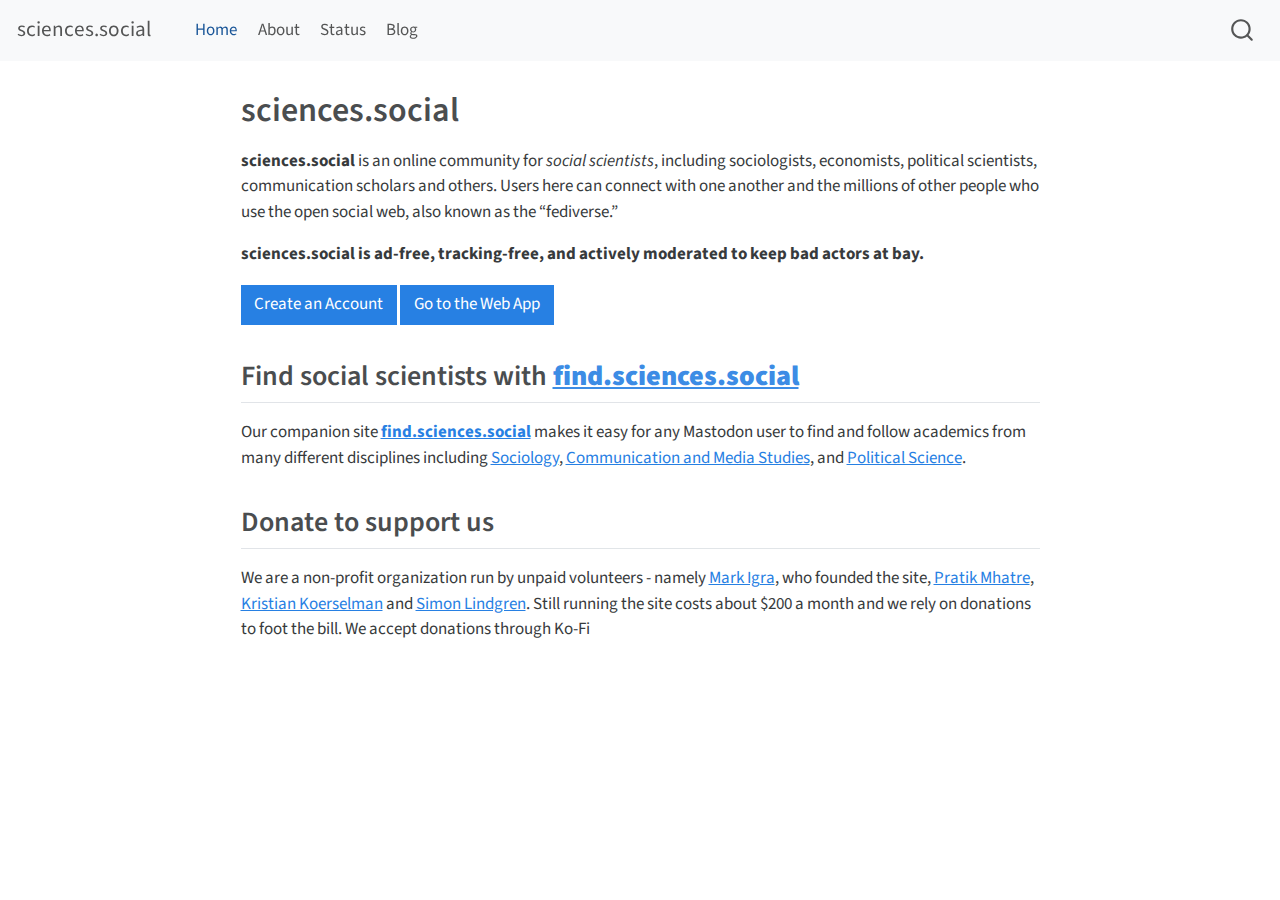
<file: index.html>
<!DOCTYPE html>
<html xmlns="http://www.w3.org/1999/xhtml" lang="en" xml:lang="en"><head>

<meta charset="utf-8">
<meta name="generator" content="quarto-1.3.353">

<meta name="viewport" content="width=device-width, initial-scale=1.0, user-scalable=yes">


<title>sciences.social</title>
<style>
code{white-space: pre-wrap;}
span.smallcaps{font-variant: small-caps;}
div.columns{display: flex; gap: min(4vw, 1.5em);}
div.column{flex: auto; overflow-x: auto;}
div.hanging-indent{margin-left: 1.5em; text-indent: -1.5em;}
ul.task-list{list-style: none;}
ul.task-list li input[type="checkbox"] {
  width: 0.8em;
  margin: 0 0.8em 0.2em -1em; /* quarto-specific, see https://github.com/quarto-dev/quarto-cli/issues/4556 */ 
  vertical-align: middle;
}
</style>


<script src="site_libs/quarto-nav/quarto-nav.js"></script>
<script src="site_libs/quarto-nav/headroom.min.js"></script>
<script src="site_libs/clipboard/clipboard.min.js"></script>
<script src="site_libs/quarto-search/autocomplete.umd.js"></script>
<script src="site_libs/quarto-search/fuse.min.js"></script>
<script src="site_libs/quarto-search/quarto-search.js"></script>
<meta name="quarto:offset" content="./">
<script src="site_libs/quarto-html/quarto.js"></script>
<script src="site_libs/quarto-html/popper.min.js"></script>
<script src="site_libs/quarto-html/tippy.umd.min.js"></script>
<script src="site_libs/quarto-html/anchor.min.js"></script>
<link href="site_libs/quarto-html/tippy.css" rel="stylesheet">
<link href="site_libs/quarto-html/quarto-syntax-highlighting.css" rel="stylesheet" id="quarto-text-highlighting-styles">
<script src="site_libs/bootstrap/bootstrap.min.js"></script>
<link href="site_libs/bootstrap/bootstrap-icons.css" rel="stylesheet">
<link href="site_libs/bootstrap/bootstrap.min.css" rel="stylesheet" id="quarto-bootstrap" data-mode="light">
<script id="quarto-search-options" type="application/json">{
  "location": "navbar",
  "copy-button": false,
  "collapse-after": 3,
  "panel-placement": "end",
  "type": "overlay",
  "limit": 20,
  "language": {
    "search-no-results-text": "No results",
    "search-matching-documents-text": "matching documents",
    "search-copy-link-title": "Copy link to search",
    "search-hide-matches-text": "Hide additional matches",
    "search-more-match-text": "more match in this document",
    "search-more-matches-text": "more matches in this document",
    "search-clear-button-title": "Clear",
    "search-detached-cancel-button-title": "Cancel",
    "search-submit-button-title": "Submit"
  }
}</script>


<link rel="stylesheet" href="styles.css">
</head>

<body class="nav-fixed fullcontent">

<div id="quarto-search-results"></div>
  <header id="quarto-header" class="headroom fixed-top">
    <nav class="navbar navbar-expand-lg navbar-dark ">
      <div class="navbar-container container-fluid">
      <div class="navbar-brand-container">
    <a class="navbar-brand" href="./index.html">
    <span class="navbar-title">sciences.social</span>
    </a>
  </div>
            <div id="quarto-search" class="" title="Search"></div>
          <button class="navbar-toggler" type="button" data-bs-toggle="collapse" data-bs-target="#navbarCollapse" aria-controls="navbarCollapse" aria-expanded="false" aria-label="Toggle navigation" onclick="if (window.quartoToggleHeadroom) { window.quartoToggleHeadroom(); }">
  <span class="navbar-toggler-icon"></span>
</button>
          <div class="collapse navbar-collapse" id="navbarCollapse">
            <ul class="navbar-nav navbar-nav-scroll me-auto">
  <li class="nav-item">
    <a class="nav-link active" href="./index.html" rel="" target="" aria-current="page">
 <span class="menu-text">Home</span></a>
  </li>  
  <li class="nav-item">
    <a class="nav-link" href="./about.html" rel="" target="">
 <span class="menu-text">About</span></a>
  </li>  
  <li class="nav-item">
    <a class="nav-link" href="./status.html" rel="" target="">
 <span class="menu-text">Status</span></a>
  </li>  
  <li class="nav-item">
    <a class="nav-link" href="./blog.html" rel="" target="">
 <span class="menu-text">Blog</span></a>
  </li>  
</ul>
            <div class="quarto-navbar-tools ms-auto">
</div>
          </div> <!-- /navcollapse -->
      </div> <!-- /container-fluid -->
    </nav>
</header>
<!-- content -->
<div id="quarto-content" class="quarto-container page-columns page-rows-contents page-layout-article page-navbar">
<!-- sidebar -->
<!-- margin-sidebar -->
    
<!-- main -->
<main class="content" id="quarto-document-content">

<header id="title-block-header" class="quarto-title-block default">
<div class="quarto-title">
<h1 class="title">sciences.social</h1>
</div>



<div class="quarto-title-meta">

    
  
    
  </div>
  

</header>

<p><strong>sciences.social</strong> is an online community for <em>social scientists</em>, including sociologists, economists, political scientists, communication scholars and others. Users here can connect with one another and the millions of other people who use the open social web, also known as the “fediverse.”</p>
<p><strong>sciences.social is ad-free, tracking-free, and actively moderated to keep bad actors at bay.</strong></p>
<p><a href="https://sciences.social/auth/sign_up" class="btn btn-primary" target="_blank">Create an Account</a> <a href="https://sciences.social" class="btn btn-primary">Go to the Web App</a></p>
<section id="find-social-scientists-with-find.sciences.social" class="level2">
<h2 class="anchored" data-anchor-id="find-social-scientists-with-find.sciences.social">Find social scientists with <strong><a href="https://find.sciences.social">find.sciences.social</a></strong></h2>
<p>Our companion site <strong><a href="https://find.sciences.social">find.sciences.social</a></strong> makes it easy for any Mastodon user to find and follow academics from many different disciplines including <a href="https://find.sciences.social/search?field=sociology">Sociology</a>, <a href="https://find.sciences.social/search?q=&amp;field=communication-and-media-studies">Communication and Media Studies</a>, and <a href="https://find.sciences.social/search?q=&amp;field=political-scientists">Political Science</a>.</p>
</section>
<section id="donate-to-support-us" class="level2">
<h2 class="anchored" data-anchor-id="donate-to-support-us">Donate to support us</h2>
<p>We are a non-profit organization run by unpaid volunteers - namely <a href="https://sciences.social/@markigra">Mark Igra</a>, who founded the site, <a href="https://sciences.social/deck/@Pratik">Pratik Mhatre</a>, <a href="https://sciences.social/deck/@economistatwork">Kristian Koerselman</a> and <a href="https://sciences.social/deck/@simonlindgren">Simon Lindgren</a>. Still running the site costs about $200 a month and we rely on donations to foot the bill. We accept donations through Ko-Fi</p>
<script type="text/javascript" src="https://storage.ko-fi.com/cdn/widget/Widget_2.js"></script>
<script type="text/javascript">kofiwidget2.init('Donate on Ko-fi', '#277fe3', 'Q5Q2GBAKW');kofiwidget2.draw();</script>


</section>

</main> <!-- /main -->
<script id="quarto-html-after-body" type="application/javascript">
window.document.addEventListener("DOMContentLoaded", function (event) {
  const toggleBodyColorMode = (bsSheetEl) => {
    const mode = bsSheetEl.getAttribute("data-mode");
    const bodyEl = window.document.querySelector("body");
    if (mode === "dark") {
      bodyEl.classList.add("quarto-dark");
      bodyEl.classList.remove("quarto-light");
    } else {
      bodyEl.classList.add("quarto-light");
      bodyEl.classList.remove("quarto-dark");
    }
  }
  const toggleBodyColorPrimary = () => {
    const bsSheetEl = window.document.querySelector("link#quarto-bootstrap");
    if (bsSheetEl) {
      toggleBodyColorMode(bsSheetEl);
    }
  }
  toggleBodyColorPrimary();  
  const icon = "";
  const anchorJS = new window.AnchorJS();
  anchorJS.options = {
    placement: 'right',
    icon: icon
  };
  anchorJS.add('.anchored');
  const isCodeAnnotation = (el) => {
    for (const clz of el.classList) {
      if (clz.startsWith('code-annotation-')) {                     
        return true;
      }
    }
    return false;
  }
  const clipboard = new window.ClipboardJS('.code-copy-button', {
    text: function(trigger) {
      const codeEl = trigger.previousElementSibling.cloneNode(true);
      for (const childEl of codeEl.children) {
        if (isCodeAnnotation(childEl)) {
          childEl.remove();
        }
      }
      return codeEl.innerText;
    }
  });
  clipboard.on('success', function(e) {
    // button target
    const button = e.trigger;
    // don't keep focus
    button.blur();
    // flash "checked"
    button.classList.add('code-copy-button-checked');
    var currentTitle = button.getAttribute("title");
    button.setAttribute("title", "Copied!");
    let tooltip;
    if (window.bootstrap) {
      button.setAttribute("data-bs-toggle", "tooltip");
      button.setAttribute("data-bs-placement", "left");
      button.setAttribute("data-bs-title", "Copied!");
      tooltip = new bootstrap.Tooltip(button, 
        { trigger: "manual", 
          customClass: "code-copy-button-tooltip",
          offset: [0, -8]});
      tooltip.show();    
    }
    setTimeout(function() {
      if (tooltip) {
        tooltip.hide();
        button.removeAttribute("data-bs-title");
        button.removeAttribute("data-bs-toggle");
        button.removeAttribute("data-bs-placement");
      }
      button.setAttribute("title", currentTitle);
      button.classList.remove('code-copy-button-checked');
    }, 1000);
    // clear code selection
    e.clearSelection();
  });
  function tippyHover(el, contentFn) {
    const config = {
      allowHTML: true,
      content: contentFn,
      maxWidth: 500,
      delay: 100,
      arrow: false,
      appendTo: function(el) {
          return el.parentElement;
      },
      interactive: true,
      interactiveBorder: 10,
      theme: 'quarto',
      placement: 'bottom-start'
    };
    window.tippy(el, config); 
  }
  const noterefs = window.document.querySelectorAll('a[role="doc-noteref"]');
  for (var i=0; i<noterefs.length; i++) {
    const ref = noterefs[i];
    tippyHover(ref, function() {
      // use id or data attribute instead here
      let href = ref.getAttribute('data-footnote-href') || ref.getAttribute('href');
      try { href = new URL(href).hash; } catch {}
      const id = href.replace(/^#\/?/, "");
      const note = window.document.getElementById(id);
      return note.innerHTML;
    });
  }
      let selectedAnnoteEl;
      const selectorForAnnotation = ( cell, annotation) => {
        let cellAttr = 'data-code-cell="' + cell + '"';
        let lineAttr = 'data-code-annotation="' +  annotation + '"';
        const selector = 'span[' + cellAttr + '][' + lineAttr + ']';
        return selector;
      }
      const selectCodeLines = (annoteEl) => {
        const doc = window.document;
        const targetCell = annoteEl.getAttribute("data-target-cell");
        const targetAnnotation = annoteEl.getAttribute("data-target-annotation");
        const annoteSpan = window.document.querySelector(selectorForAnnotation(targetCell, targetAnnotation));
        const lines = annoteSpan.getAttribute("data-code-lines").split(",");
        const lineIds = lines.map((line) => {
          return targetCell + "-" + line;
        })
        let top = null;
        let height = null;
        let parent = null;
        if (lineIds.length > 0) {
            //compute the position of the single el (top and bottom and make a div)
            const el = window.document.getElementById(lineIds[0]);
            top = el.offsetTop;
            height = el.offsetHeight;
            parent = el.parentElement.parentElement;
          if (lineIds.length > 1) {
            const lastEl = window.document.getElementById(lineIds[lineIds.length - 1]);
            const bottom = lastEl.offsetTop + lastEl.offsetHeight;
            height = bottom - top;
          }
          if (top !== null && height !== null && parent !== null) {
            // cook up a div (if necessary) and position it 
            let div = window.document.getElementById("code-annotation-line-highlight");
            if (div === null) {
              div = window.document.createElement("div");
              div.setAttribute("id", "code-annotation-line-highlight");
              div.style.position = 'absolute';
              parent.appendChild(div);
            }
            div.style.top = top - 2 + "px";
            div.style.height = height + 4 + "px";
            let gutterDiv = window.document.getElementById("code-annotation-line-highlight-gutter");
            if (gutterDiv === null) {
              gutterDiv = window.document.createElement("div");
              gutterDiv.setAttribute("id", "code-annotation-line-highlight-gutter");
              gutterDiv.style.position = 'absolute';
              const codeCell = window.document.getElementById(targetCell);
              const gutter = codeCell.querySelector('.code-annotation-gutter');
              gutter.appendChild(gutterDiv);
            }
            gutterDiv.style.top = top - 2 + "px";
            gutterDiv.style.height = height + 4 + "px";
          }
          selectedAnnoteEl = annoteEl;
        }
      };
      const unselectCodeLines = () => {
        const elementsIds = ["code-annotation-line-highlight", "code-annotation-line-highlight-gutter"];
        elementsIds.forEach((elId) => {
          const div = window.document.getElementById(elId);
          if (div) {
            div.remove();
          }
        });
        selectedAnnoteEl = undefined;
      };
      // Attach click handler to the DT
      const annoteDls = window.document.querySelectorAll('dt[data-target-cell]');
      for (const annoteDlNode of annoteDls) {
        annoteDlNode.addEventListener('click', (event) => {
          const clickedEl = event.target;
          if (clickedEl !== selectedAnnoteEl) {
            unselectCodeLines();
            const activeEl = window.document.querySelector('dt[data-target-cell].code-annotation-active');
            if (activeEl) {
              activeEl.classList.remove('code-annotation-active');
            }
            selectCodeLines(clickedEl);
            clickedEl.classList.add('code-annotation-active');
          } else {
            // Unselect the line
            unselectCodeLines();
            clickedEl.classList.remove('code-annotation-active');
          }
        });
      }
  const findCites = (el) => {
    const parentEl = el.parentElement;
    if (parentEl) {
      const cites = parentEl.dataset.cites;
      if (cites) {
        return {
          el,
          cites: cites.split(' ')
        };
      } else {
        return findCites(el.parentElement)
      }
    } else {
      return undefined;
    }
  };
  var bibliorefs = window.document.querySelectorAll('a[role="doc-biblioref"]');
  for (var i=0; i<bibliorefs.length; i++) {
    const ref = bibliorefs[i];
    const citeInfo = findCites(ref);
    if (citeInfo) {
      tippyHover(citeInfo.el, function() {
        var popup = window.document.createElement('div');
        citeInfo.cites.forEach(function(cite) {
          var citeDiv = window.document.createElement('div');
          citeDiv.classList.add('hanging-indent');
          citeDiv.classList.add('csl-entry');
          var biblioDiv = window.document.getElementById('ref-' + cite);
          if (biblioDiv) {
            citeDiv.innerHTML = biblioDiv.innerHTML;
          }
          popup.appendChild(citeDiv);
        });
        return popup.innerHTML;
      });
    }
  }
});
</script>
</div> <!-- /content -->



</body></html>
</file>
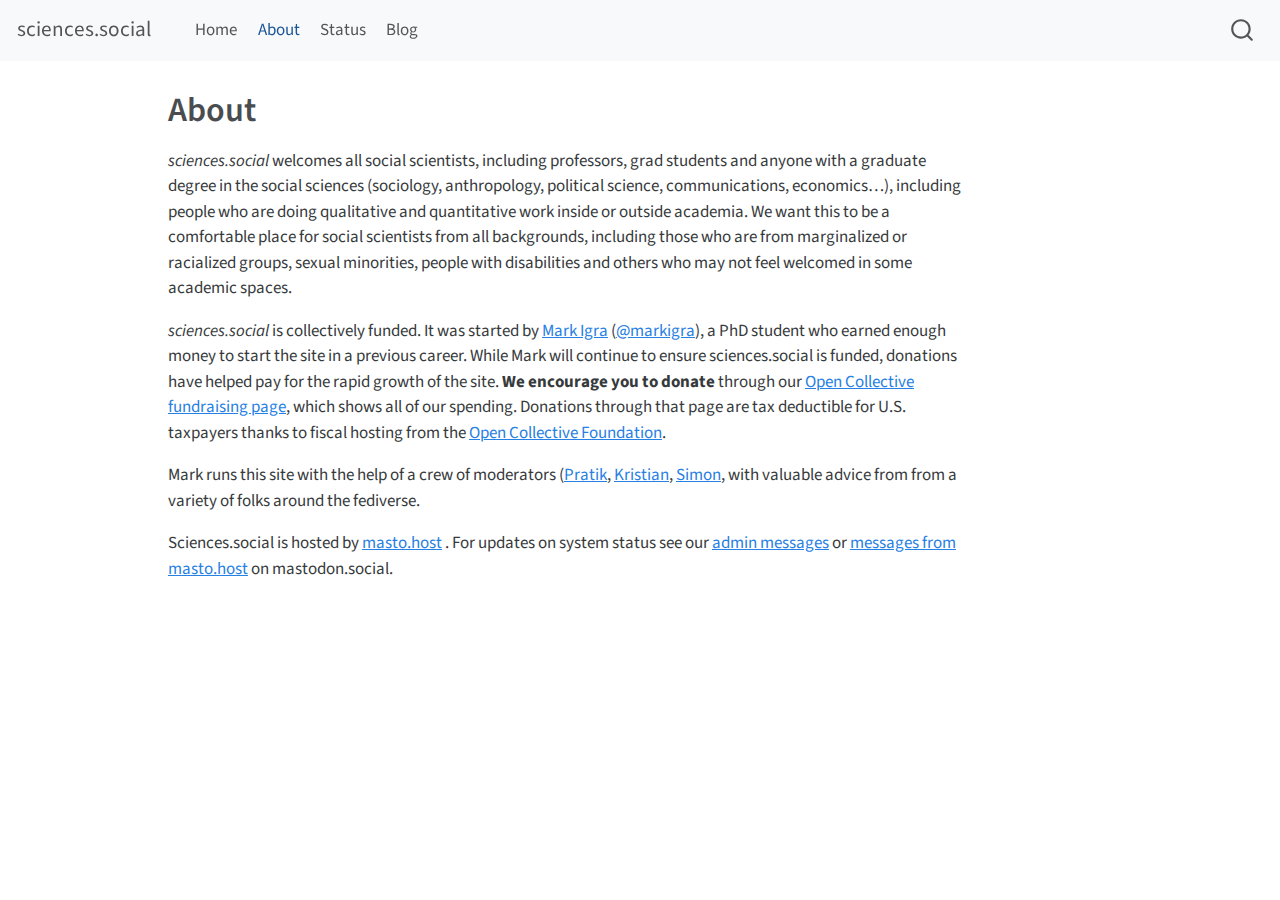
<file: about.html>
<!DOCTYPE html>
<html xmlns="http://www.w3.org/1999/xhtml" lang="en" xml:lang="en"><head>

<meta charset="utf-8">
<meta name="generator" content="quarto-1.3.353">

<meta name="viewport" content="width=device-width, initial-scale=1.0, user-scalable=yes">


<title>sciences.social - About</title>
<style>
code{white-space: pre-wrap;}
span.smallcaps{font-variant: small-caps;}
div.columns{display: flex; gap: min(4vw, 1.5em);}
div.column{flex: auto; overflow-x: auto;}
div.hanging-indent{margin-left: 1.5em; text-indent: -1.5em;}
ul.task-list{list-style: none;}
ul.task-list li input[type="checkbox"] {
  width: 0.8em;
  margin: 0 0.8em 0.2em -1em; /* quarto-specific, see https://github.com/quarto-dev/quarto-cli/issues/4556 */ 
  vertical-align: middle;
}
</style>


<script src="site_libs/quarto-nav/quarto-nav.js"></script>
<script src="site_libs/quarto-nav/headroom.min.js"></script>
<script src="site_libs/clipboard/clipboard.min.js"></script>
<script src="site_libs/quarto-search/autocomplete.umd.js"></script>
<script src="site_libs/quarto-search/fuse.min.js"></script>
<script src="site_libs/quarto-search/quarto-search.js"></script>
<meta name="quarto:offset" content="./">
<script src="site_libs/quarto-html/quarto.js"></script>
<script src="site_libs/quarto-html/popper.min.js"></script>
<script src="site_libs/quarto-html/tippy.umd.min.js"></script>
<script src="site_libs/quarto-html/anchor.min.js"></script>
<link href="site_libs/quarto-html/tippy.css" rel="stylesheet">
<link href="site_libs/quarto-html/quarto-syntax-highlighting.css" rel="stylesheet" id="quarto-text-highlighting-styles">
<script src="site_libs/bootstrap/bootstrap.min.js"></script>
<link href="site_libs/bootstrap/bootstrap-icons.css" rel="stylesheet">
<link href="site_libs/bootstrap/bootstrap.min.css" rel="stylesheet" id="quarto-bootstrap" data-mode="light">
<script id="quarto-search-options" type="application/json">{
  "location": "navbar",
  "copy-button": false,
  "collapse-after": 3,
  "panel-placement": "end",
  "type": "overlay",
  "limit": 20,
  "language": {
    "search-no-results-text": "No results",
    "search-matching-documents-text": "matching documents",
    "search-copy-link-title": "Copy link to search",
    "search-hide-matches-text": "Hide additional matches",
    "search-more-match-text": "more match in this document",
    "search-more-matches-text": "more matches in this document",
    "search-clear-button-title": "Clear",
    "search-detached-cancel-button-title": "Cancel",
    "search-submit-button-title": "Submit"
  }
}</script>


<link rel="stylesheet" href="styles.css">
</head>

<body class="nav-fixed">

<div id="quarto-search-results"></div>
  <header id="quarto-header" class="headroom fixed-top">
    <nav class="navbar navbar-expand-lg navbar-dark ">
      <div class="navbar-container container-fluid">
      <div class="navbar-brand-container">
    <a class="navbar-brand" href="./index.html">
    <span class="navbar-title">sciences.social</span>
    </a>
  </div>
            <div id="quarto-search" class="" title="Search"></div>
          <button class="navbar-toggler" type="button" data-bs-toggle="collapse" data-bs-target="#navbarCollapse" aria-controls="navbarCollapse" aria-expanded="false" aria-label="Toggle navigation" onclick="if (window.quartoToggleHeadroom) { window.quartoToggleHeadroom(); }">
  <span class="navbar-toggler-icon"></span>
</button>
          <div class="collapse navbar-collapse" id="navbarCollapse">
            <ul class="navbar-nav navbar-nav-scroll me-auto">
  <li class="nav-item">
    <a class="nav-link" href="./index.html" rel="" target="">
 <span class="menu-text">Home</span></a>
  </li>  
  <li class="nav-item">
    <a class="nav-link active" href="./about.html" rel="" target="" aria-current="page">
 <span class="menu-text">About</span></a>
  </li>  
  <li class="nav-item">
    <a class="nav-link" href="./status.html" rel="" target="">
 <span class="menu-text">Status</span></a>
  </li>  
  <li class="nav-item">
    <a class="nav-link" href="./blog.html" rel="" target="">
 <span class="menu-text">Blog</span></a>
  </li>  
</ul>
            <div class="quarto-navbar-tools ms-auto">
</div>
          </div> <!-- /navcollapse -->
      </div> <!-- /container-fluid -->
    </nav>
</header>
<!-- content -->
<div id="quarto-content" class="quarto-container page-columns page-rows-contents page-layout-article page-navbar">
<!-- sidebar -->
<!-- margin-sidebar -->
    <div id="quarto-margin-sidebar" class="sidebar margin-sidebar">
        
    </div>
<!-- main -->
<main class="content" id="quarto-document-content">

<header id="title-block-header" class="quarto-title-block default">
<div class="quarto-title">
<h1 class="title">About</h1>
</div>



<div class="quarto-title-meta">

    
  
    
  </div>
  

</header>

<p><em>sciences.social</em> welcomes all social scientists, including professors, grad students and anyone with a graduate degree in the social sciences (sociology, anthropology, political science, communications, economics…), including people who are doing qualitative and quantitative work inside or outside academia. We want this to be a comfortable place for social scientists from all backgrounds, including those who are from marginalized or racialized groups, sexual minorities, people with disabilities and others who may not feel welcomed in some academic spaces.</p>
<p><em>sciences.social</em> is collectively funded. It was started by <a href="http://www.markigra.com/">Mark Igra</a> (<a href="https://sciences.social/@markigra">@markigra</a>), a PhD student who earned enough money to start the site in a previous career. While Mark will continue to ensure sciences.social is funded, donations have helped pay for the rapid growth of the site. <strong>We encourage you to donate</strong> through our <a href="https://opencollective.com/sciences-social">Open Collective fundraising page</a>, which shows all of our spending. Donations through that page are tax deductible for U.S. taxpayers thanks to fiscal hosting from the <a href="https://opencollective.com">Open Collective Foundation</a>.</p>
<p>Mark runs this site with the help of a crew of moderators (<a href="https://sciences.social/@pratik">Pratik</a>, <a href="https://sciences.social/@koerselman">Kristian</a>, <a href="https://sciences.social/@simonlindgren">Simon</a>, with valuable advice from from a variety of folks around the fediverse.</p>
<p>Sciences.social is hosted by <a href="https://masto.host">masto.host</a> . For updates on system status see our <a href="https://mastodon.social/@sciences_social_admin">admin messages</a> or <a href="https://mastodon.social/@mastohost">messages from masto.host</a> on mastodon.social.</p>



</main> <!-- /main -->
<script id="quarto-html-after-body" type="application/javascript">
window.document.addEventListener("DOMContentLoaded", function (event) {
  const toggleBodyColorMode = (bsSheetEl) => {
    const mode = bsSheetEl.getAttribute("data-mode");
    const bodyEl = window.document.querySelector("body");
    if (mode === "dark") {
      bodyEl.classList.add("quarto-dark");
      bodyEl.classList.remove("quarto-light");
    } else {
      bodyEl.classList.add("quarto-light");
      bodyEl.classList.remove("quarto-dark");
    }
  }
  const toggleBodyColorPrimary = () => {
    const bsSheetEl = window.document.querySelector("link#quarto-bootstrap");
    if (bsSheetEl) {
      toggleBodyColorMode(bsSheetEl);
    }
  }
  toggleBodyColorPrimary();  
  const icon = "";
  const anchorJS = new window.AnchorJS();
  anchorJS.options = {
    placement: 'right',
    icon: icon
  };
  anchorJS.add('.anchored');
  const isCodeAnnotation = (el) => {
    for (const clz of el.classList) {
      if (clz.startsWith('code-annotation-')) {                     
        return true;
      }
    }
    return false;
  }
  const clipboard = new window.ClipboardJS('.code-copy-button', {
    text: function(trigger) {
      const codeEl = trigger.previousElementSibling.cloneNode(true);
      for (const childEl of codeEl.children) {
        if (isCodeAnnotation(childEl)) {
          childEl.remove();
        }
      }
      return codeEl.innerText;
    }
  });
  clipboard.on('success', function(e) {
    // button target
    const button = e.trigger;
    // don't keep focus
    button.blur();
    // flash "checked"
    button.classList.add('code-copy-button-checked');
    var currentTitle = button.getAttribute("title");
    button.setAttribute("title", "Copied!");
    let tooltip;
    if (window.bootstrap) {
      button.setAttribute("data-bs-toggle", "tooltip");
      button.setAttribute("data-bs-placement", "left");
      button.setAttribute("data-bs-title", "Copied!");
      tooltip = new bootstrap.Tooltip(button, 
        { trigger: "manual", 
          customClass: "code-copy-button-tooltip",
          offset: [0, -8]});
      tooltip.show();    
    }
    setTimeout(function() {
      if (tooltip) {
        tooltip.hide();
        button.removeAttribute("data-bs-title");
        button.removeAttribute("data-bs-toggle");
        button.removeAttribute("data-bs-placement");
      }
      button.setAttribute("title", currentTitle);
      button.classList.remove('code-copy-button-checked');
    }, 1000);
    // clear code selection
    e.clearSelection();
  });
  function tippyHover(el, contentFn) {
    const config = {
      allowHTML: true,
      content: contentFn,
      maxWidth: 500,
      delay: 100,
      arrow: false,
      appendTo: function(el) {
          return el.parentElement;
      },
      interactive: true,
      interactiveBorder: 10,
      theme: 'quarto',
      placement: 'bottom-start'
    };
    window.tippy(el, config); 
  }
  const noterefs = window.document.querySelectorAll('a[role="doc-noteref"]');
  for (var i=0; i<noterefs.length; i++) {
    const ref = noterefs[i];
    tippyHover(ref, function() {
      // use id or data attribute instead here
      let href = ref.getAttribute('data-footnote-href') || ref.getAttribute('href');
      try { href = new URL(href).hash; } catch {}
      const id = href.replace(/^#\/?/, "");
      const note = window.document.getElementById(id);
      return note.innerHTML;
    });
  }
      let selectedAnnoteEl;
      const selectorForAnnotation = ( cell, annotation) => {
        let cellAttr = 'data-code-cell="' + cell + '"';
        let lineAttr = 'data-code-annotation="' +  annotation + '"';
        const selector = 'span[' + cellAttr + '][' + lineAttr + ']';
        return selector;
      }
      const selectCodeLines = (annoteEl) => {
        const doc = window.document;
        const targetCell = annoteEl.getAttribute("data-target-cell");
        const targetAnnotation = annoteEl.getAttribute("data-target-annotation");
        const annoteSpan = window.document.querySelector(selectorForAnnotation(targetCell, targetAnnotation));
        const lines = annoteSpan.getAttribute("data-code-lines").split(",");
        const lineIds = lines.map((line) => {
          return targetCell + "-" + line;
        })
        let top = null;
        let height = null;
        let parent = null;
        if (lineIds.length > 0) {
            //compute the position of the single el (top and bottom and make a div)
            const el = window.document.getElementById(lineIds[0]);
            top = el.offsetTop;
            height = el.offsetHeight;
            parent = el.parentElement.parentElement;
          if (lineIds.length > 1) {
            const lastEl = window.document.getElementById(lineIds[lineIds.length - 1]);
            const bottom = lastEl.offsetTop + lastEl.offsetHeight;
            height = bottom - top;
          }
          if (top !== null && height !== null && parent !== null) {
            // cook up a div (if necessary) and position it 
            let div = window.document.getElementById("code-annotation-line-highlight");
            if (div === null) {
              div = window.document.createElement("div");
              div.setAttribute("id", "code-annotation-line-highlight");
              div.style.position = 'absolute';
              parent.appendChild(div);
            }
            div.style.top = top - 2 + "px";
            div.style.height = height + 4 + "px";
            let gutterDiv = window.document.getElementById("code-annotation-line-highlight-gutter");
            if (gutterDiv === null) {
              gutterDiv = window.document.createElement("div");
              gutterDiv.setAttribute("id", "code-annotation-line-highlight-gutter");
              gutterDiv.style.position = 'absolute';
              const codeCell = window.document.getElementById(targetCell);
              const gutter = codeCell.querySelector('.code-annotation-gutter');
              gutter.appendChild(gutterDiv);
            }
            gutterDiv.style.top = top - 2 + "px";
            gutterDiv.style.height = height + 4 + "px";
          }
          selectedAnnoteEl = annoteEl;
        }
      };
      const unselectCodeLines = () => {
        const elementsIds = ["code-annotation-line-highlight", "code-annotation-line-highlight-gutter"];
        elementsIds.forEach((elId) => {
          const div = window.document.getElementById(elId);
          if (div) {
            div.remove();
          }
        });
        selectedAnnoteEl = undefined;
      };
      // Attach click handler to the DT
      const annoteDls = window.document.querySelectorAll('dt[data-target-cell]');
      for (const annoteDlNode of annoteDls) {
        annoteDlNode.addEventListener('click', (event) => {
          const clickedEl = event.target;
          if (clickedEl !== selectedAnnoteEl) {
            unselectCodeLines();
            const activeEl = window.document.querySelector('dt[data-target-cell].code-annotation-active');
            if (activeEl) {
              activeEl.classList.remove('code-annotation-active');
            }
            selectCodeLines(clickedEl);
            clickedEl.classList.add('code-annotation-active');
          } else {
            // Unselect the line
            unselectCodeLines();
            clickedEl.classList.remove('code-annotation-active');
          }
        });
      }
  const findCites = (el) => {
    const parentEl = el.parentElement;
    if (parentEl) {
      const cites = parentEl.dataset.cites;
      if (cites) {
        return {
          el,
          cites: cites.split(' ')
        };
      } else {
        return findCites(el.parentElement)
      }
    } else {
      return undefined;
    }
  };
  var bibliorefs = window.document.querySelectorAll('a[role="doc-biblioref"]');
  for (var i=0; i<bibliorefs.length; i++) {
    const ref = bibliorefs[i];
    const citeInfo = findCites(ref);
    if (citeInfo) {
      tippyHover(citeInfo.el, function() {
        var popup = window.document.createElement('div');
        citeInfo.cites.forEach(function(cite) {
          var citeDiv = window.document.createElement('div');
          citeDiv.classList.add('hanging-indent');
          citeDiv.classList.add('csl-entry');
          var biblioDiv = window.document.getElementById('ref-' + cite);
          if (biblioDiv) {
            citeDiv.innerHTML = biblioDiv.innerHTML;
          }
          popup.appendChild(citeDiv);
        });
        return popup.innerHTML;
      });
    }
  }
});
</script>
</div> <!-- /content -->



</body></html>
</file>
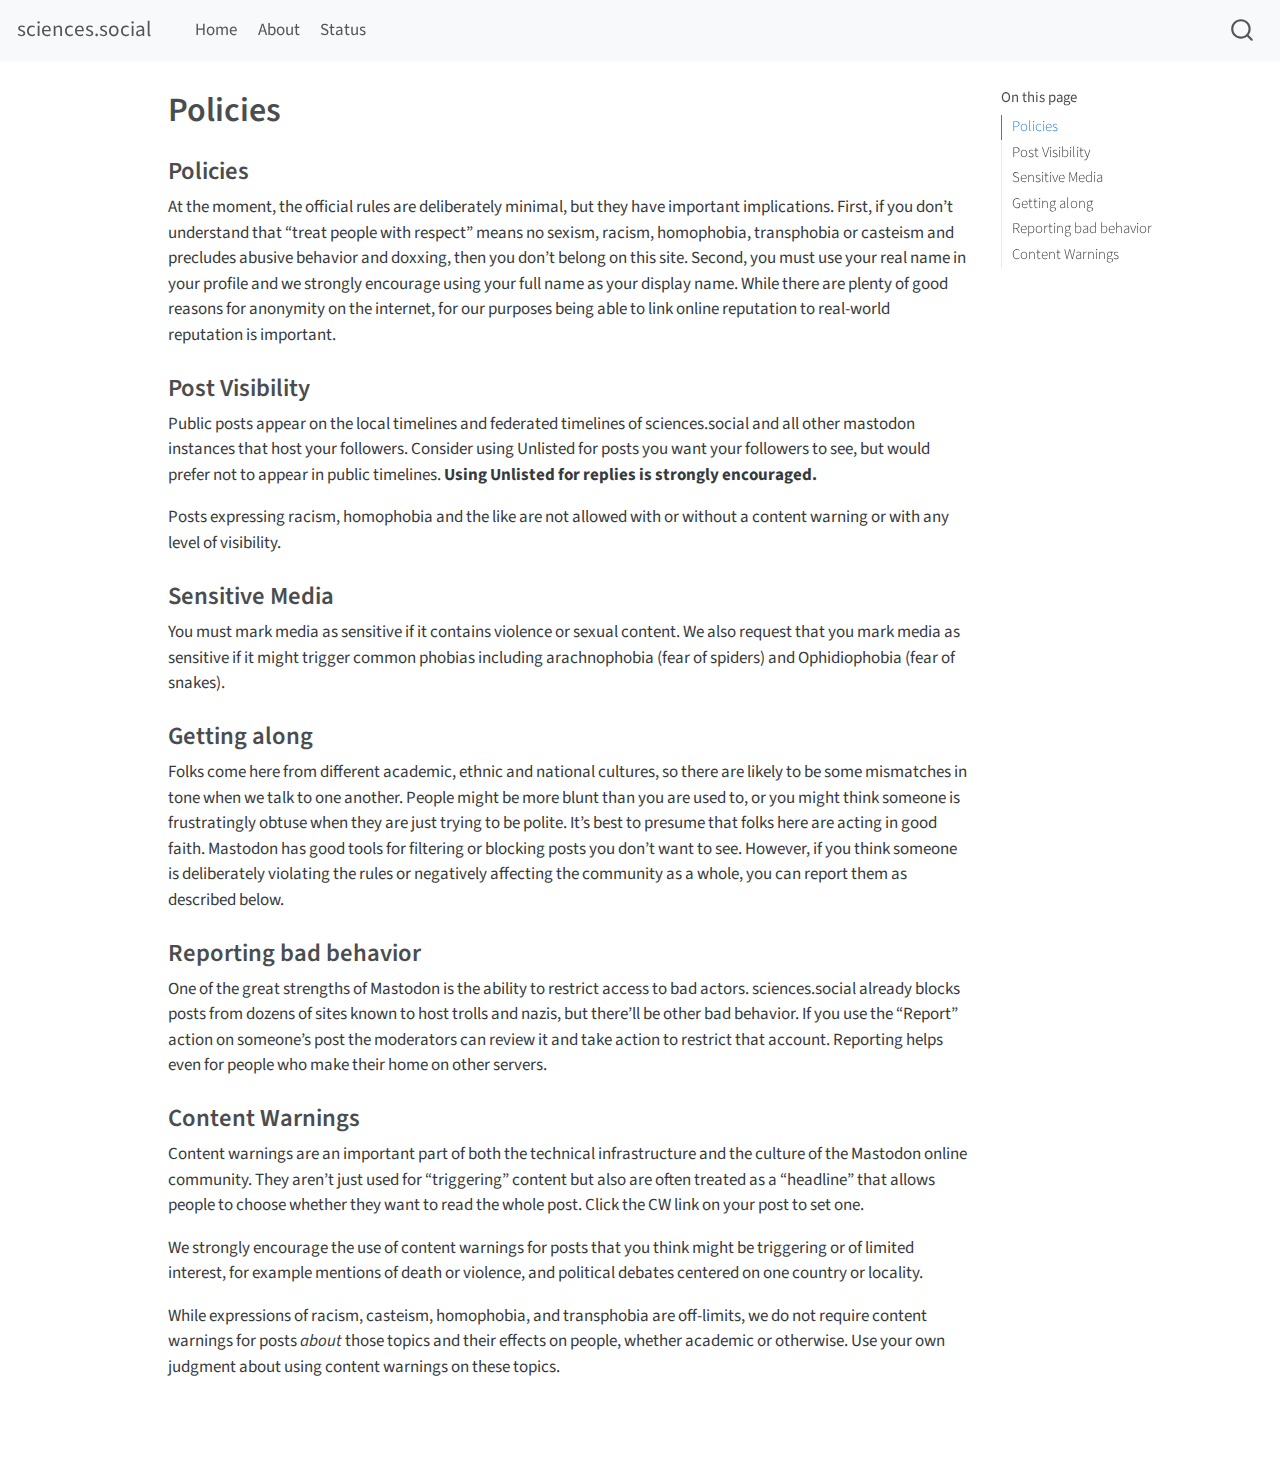
<file: policies.html>
<!DOCTYPE html>
<html xmlns="http://www.w3.org/1999/xhtml" lang="en" xml:lang="en"><head>

<meta charset="utf-8">
<meta name="generator" content="quarto-1.3.353">

<meta name="viewport" content="width=device-width, initial-scale=1.0, user-scalable=yes">


<title>sciences.social - Policies</title>
<style>
code{white-space: pre-wrap;}
span.smallcaps{font-variant: small-caps;}
div.columns{display: flex; gap: min(4vw, 1.5em);}
div.column{flex: auto; overflow-x: auto;}
div.hanging-indent{margin-left: 1.5em; text-indent: -1.5em;}
ul.task-list{list-style: none;}
ul.task-list li input[type="checkbox"] {
  width: 0.8em;
  margin: 0 0.8em 0.2em -1em; /* quarto-specific, see https://github.com/quarto-dev/quarto-cli/issues/4556 */ 
  vertical-align: middle;
}
</style>


<script src="site_libs/quarto-nav/quarto-nav.js"></script>
<script src="site_libs/quarto-nav/headroom.min.js"></script>
<script src="site_libs/clipboard/clipboard.min.js"></script>
<script src="site_libs/quarto-search/autocomplete.umd.js"></script>
<script src="site_libs/quarto-search/fuse.min.js"></script>
<script src="site_libs/quarto-search/quarto-search.js"></script>
<meta name="quarto:offset" content="./">
<script src="site_libs/quarto-html/quarto.js"></script>
<script src="site_libs/quarto-html/popper.min.js"></script>
<script src="site_libs/quarto-html/tippy.umd.min.js"></script>
<script src="site_libs/quarto-html/anchor.min.js"></script>
<link href="site_libs/quarto-html/tippy.css" rel="stylesheet">
<link href="site_libs/quarto-html/quarto-syntax-highlighting.css" rel="stylesheet" id="quarto-text-highlighting-styles">
<script src="site_libs/bootstrap/bootstrap.min.js"></script>
<link href="site_libs/bootstrap/bootstrap-icons.css" rel="stylesheet">
<link href="site_libs/bootstrap/bootstrap.min.css" rel="stylesheet" id="quarto-bootstrap" data-mode="light">
<script id="quarto-search-options" type="application/json">{
  "location": "navbar",
  "copy-button": false,
  "collapse-after": 3,
  "panel-placement": "end",
  "type": "overlay",
  "limit": 20,
  "language": {
    "search-no-results-text": "No results",
    "search-matching-documents-text": "matching documents",
    "search-copy-link-title": "Copy link to search",
    "search-hide-matches-text": "Hide additional matches",
    "search-more-match-text": "more match in this document",
    "search-more-matches-text": "more matches in this document",
    "search-clear-button-title": "Clear",
    "search-detached-cancel-button-title": "Cancel",
    "search-submit-button-title": "Submit"
  }
}</script>


<link rel="stylesheet" href="styles.css">
</head>

<body class="nav-fixed">

<div id="quarto-search-results"></div>
  <header id="quarto-header" class="headroom fixed-top">
    <nav class="navbar navbar-expand-lg navbar-dark ">
      <div class="navbar-container container-fluid">
      <div class="navbar-brand-container">
    <a class="navbar-brand" href="./index.html">
    <span class="navbar-title">sciences.social</span>
    </a>
  </div>
            <div id="quarto-search" class="" title="Search"></div>
          <button class="navbar-toggler" type="button" data-bs-toggle="collapse" data-bs-target="#navbarCollapse" aria-controls="navbarCollapse" aria-expanded="false" aria-label="Toggle navigation" onclick="if (window.quartoToggleHeadroom) { window.quartoToggleHeadroom(); }">
  <span class="navbar-toggler-icon"></span>
</button>
          <div class="collapse navbar-collapse" id="navbarCollapse">
            <ul class="navbar-nav navbar-nav-scroll me-auto">
  <li class="nav-item">
    <a class="nav-link" href="./index.html" rel="" target="">
 <span class="menu-text">Home</span></a>
  </li>  
  <li class="nav-item">
    <a class="nav-link" href="./about.html" rel="" target="">
 <span class="menu-text">About</span></a>
  </li>  
  <li class="nav-item">
    <a class="nav-link" href="./status.html" rel="" target="">
 <span class="menu-text">Status</span></a>
  </li>  
</ul>
            <div class="quarto-navbar-tools ms-auto">
</div>
          </div> <!-- /navcollapse -->
      </div> <!-- /container-fluid -->
    </nav>
</header>
<!-- content -->
<div id="quarto-content" class="quarto-container page-columns page-rows-contents page-layout-article page-navbar">
<!-- sidebar -->
<!-- margin-sidebar -->
    <div id="quarto-margin-sidebar" class="sidebar margin-sidebar">
        <nav id="TOC" role="doc-toc" class="toc-active">
    <h2 id="toc-title">On this page</h2>
   
  <ul>
  <li><a href="#policies" id="toc-policies" class="nav-link active" data-scroll-target="#policies">Policies</a></li>
  <li><a href="#post-visibility" id="toc-post-visibility" class="nav-link" data-scroll-target="#post-visibility">Post Visibility</a></li>
  <li><a href="#sensitive-media" id="toc-sensitive-media" class="nav-link" data-scroll-target="#sensitive-media">Sensitive Media</a></li>
  <li><a href="#getting-along" id="toc-getting-along" class="nav-link" data-scroll-target="#getting-along">Getting along</a></li>
  <li><a href="#reporting-bad-behavior" id="toc-reporting-bad-behavior" class="nav-link" data-scroll-target="#reporting-bad-behavior">Reporting bad behavior</a></li>
  <li><a href="#content-warnings" id="toc-content-warnings" class="nav-link" data-scroll-target="#content-warnings">Content Warnings</a></li>
  </ul>
</nav>
    </div>
<!-- main -->
<main class="content" id="quarto-document-content">

<header id="title-block-header" class="quarto-title-block default">
<div class="quarto-title">
<h1 class="title">Policies</h1>
</div>



<div class="quarto-title-meta">

    
  
    
  </div>
  

</header>

<section id="policies" class="level3">
<h3 class="anchored" data-anchor-id="policies">Policies</h3>
<p>At the moment, the official rules are deliberately minimal, but they have important implications. First, if you don’t understand that “treat people with respect” means no sexism, racism, homophobia, transphobia or casteism and precludes abusive behavior and doxxing, then you don’t belong on this site. Second, you must use your real name in your profile and we strongly encourage using your full name as your display name. While there are plenty of good reasons for anonymity on the internet, for our purposes being able to link online reputation to real-world reputation is important.</p>
</section>
<section id="post-visibility" class="level3">
<h3 class="anchored" data-anchor-id="post-visibility">Post Visibility</h3>
<p>Public posts appear on the local timelines and federated timelines of sciences.social and all other mastodon instances that host your followers. Consider using Unlisted for posts you want your followers to see, but would prefer not to appear in public timelines. <strong>Using Unlisted for replies is strongly encouraged.</strong></p>
<p>Posts expressing racism, homophobia and the like are not allowed with or without a content warning or with any level of visibility.</p>
</section>
<section id="sensitive-media" class="level3">
<h3 class="anchored" data-anchor-id="sensitive-media">Sensitive Media</h3>
<p>You must mark media as sensitive if it contains violence or sexual content. We also request that you mark media as sensitive if it might trigger common phobias including arachnophobia (fear of spiders) and Ophidiophobia (fear of snakes).</p>
</section>
<section id="getting-along" class="level3">
<h3 class="anchored" data-anchor-id="getting-along">Getting along</h3>
<p>Folks come here from different academic, ethnic and national cultures, so there are likely to be some mismatches in tone when we talk to one another. People might be more blunt than you are used to, or you might think someone is frustratingly obtuse when they are just trying to be polite. It’s best to presume that folks here are acting in good faith. Mastodon has good tools for filtering or blocking posts you don’t want to see. However, if you think someone is deliberately violating the rules or negatively affecting the community as a whole, you can report them as described below.</p>
</section>
<section id="reporting-bad-behavior" class="level3">
<h3 class="anchored" data-anchor-id="reporting-bad-behavior">Reporting bad behavior</h3>
<p>One of the great strengths of Mastodon is the ability to restrict access to bad actors. sciences.social already blocks posts from dozens of sites known to host trolls and nazis, but there’ll be other bad behavior. If you use the “Report” action on someone’s post the moderators can review it and take action to restrict that account. Reporting helps even for people who make their home on other servers.</p>
</section>
<section id="content-warnings" class="level3">
<h3 class="anchored" data-anchor-id="content-warnings">Content Warnings</h3>
<p>Content warnings are an important part of both the technical infrastructure and the culture of the Mastodon online community. They aren’t just used for “triggering” content but also are often treated as a “headline” that allows people to choose whether they want to read the whole post. Click the CW link on your post to set one.</p>
<p>We strongly encourage the use of content warnings for posts that you think might be triggering or of limited interest, for example mentions of death or violence, and political debates centered on one country or locality.</p>
<p>While expressions of racism, casteism, homophobia, and transphobia are off-limits, we do not require content warnings for posts <em>about</em> those topics and their effects on people, whether academic or otherwise. Use your own judgment about using content warnings on these topics.</p>


</section>

</main> <!-- /main -->
<script id="quarto-html-after-body" type="application/javascript">
window.document.addEventListener("DOMContentLoaded", function (event) {
  const toggleBodyColorMode = (bsSheetEl) => {
    const mode = bsSheetEl.getAttribute("data-mode");
    const bodyEl = window.document.querySelector("body");
    if (mode === "dark") {
      bodyEl.classList.add("quarto-dark");
      bodyEl.classList.remove("quarto-light");
    } else {
      bodyEl.classList.add("quarto-light");
      bodyEl.classList.remove("quarto-dark");
    }
  }
  const toggleBodyColorPrimary = () => {
    const bsSheetEl = window.document.querySelector("link#quarto-bootstrap");
    if (bsSheetEl) {
      toggleBodyColorMode(bsSheetEl);
    }
  }
  toggleBodyColorPrimary();  
  const icon = "";
  const anchorJS = new window.AnchorJS();
  anchorJS.options = {
    placement: 'right',
    icon: icon
  };
  anchorJS.add('.anchored');
  const isCodeAnnotation = (el) => {
    for (const clz of el.classList) {
      if (clz.startsWith('code-annotation-')) {                     
        return true;
      }
    }
    return false;
  }
  const clipboard = new window.ClipboardJS('.code-copy-button', {
    text: function(trigger) {
      const codeEl = trigger.previousElementSibling.cloneNode(true);
      for (const childEl of codeEl.children) {
        if (isCodeAnnotation(childEl)) {
          childEl.remove();
        }
      }
      return codeEl.innerText;
    }
  });
  clipboard.on('success', function(e) {
    // button target
    const button = e.trigger;
    // don't keep focus
    button.blur();
    // flash "checked"
    button.classList.add('code-copy-button-checked');
    var currentTitle = button.getAttribute("title");
    button.setAttribute("title", "Copied!");
    let tooltip;
    if (window.bootstrap) {
      button.setAttribute("data-bs-toggle", "tooltip");
      button.setAttribute("data-bs-placement", "left");
      button.setAttribute("data-bs-title", "Copied!");
      tooltip = new bootstrap.Tooltip(button, 
        { trigger: "manual", 
          customClass: "code-copy-button-tooltip",
          offset: [0, -8]});
      tooltip.show();    
    }
    setTimeout(function() {
      if (tooltip) {
        tooltip.hide();
        button.removeAttribute("data-bs-title");
        button.removeAttribute("data-bs-toggle");
        button.removeAttribute("data-bs-placement");
      }
      button.setAttribute("title", currentTitle);
      button.classList.remove('code-copy-button-checked');
    }, 1000);
    // clear code selection
    e.clearSelection();
  });
  function tippyHover(el, contentFn) {
    const config = {
      allowHTML: true,
      content: contentFn,
      maxWidth: 500,
      delay: 100,
      arrow: false,
      appendTo: function(el) {
          return el.parentElement;
      },
      interactive: true,
      interactiveBorder: 10,
      theme: 'quarto',
      placement: 'bottom-start'
    };
    window.tippy(el, config); 
  }
  const noterefs = window.document.querySelectorAll('a[role="doc-noteref"]');
  for (var i=0; i<noterefs.length; i++) {
    const ref = noterefs[i];
    tippyHover(ref, function() {
      // use id or data attribute instead here
      let href = ref.getAttribute('data-footnote-href') || ref.getAttribute('href');
      try { href = new URL(href).hash; } catch {}
      const id = href.replace(/^#\/?/, "");
      const note = window.document.getElementById(id);
      return note.innerHTML;
    });
  }
      let selectedAnnoteEl;
      const selectorForAnnotation = ( cell, annotation) => {
        let cellAttr = 'data-code-cell="' + cell + '"';
        let lineAttr = 'data-code-annotation="' +  annotation + '"';
        const selector = 'span[' + cellAttr + '][' + lineAttr + ']';
        return selector;
      }
      const selectCodeLines = (annoteEl) => {
        const doc = window.document;
        const targetCell = annoteEl.getAttribute("data-target-cell");
        const targetAnnotation = annoteEl.getAttribute("data-target-annotation");
        const annoteSpan = window.document.querySelector(selectorForAnnotation(targetCell, targetAnnotation));
        const lines = annoteSpan.getAttribute("data-code-lines").split(",");
        const lineIds = lines.map((line) => {
          return targetCell + "-" + line;
        })
        let top = null;
        let height = null;
        let parent = null;
        if (lineIds.length > 0) {
            //compute the position of the single el (top and bottom and make a div)
            const el = window.document.getElementById(lineIds[0]);
            top = el.offsetTop;
            height = el.offsetHeight;
            parent = el.parentElement.parentElement;
          if (lineIds.length > 1) {
            const lastEl = window.document.getElementById(lineIds[lineIds.length - 1]);
            const bottom = lastEl.offsetTop + lastEl.offsetHeight;
            height = bottom - top;
          }
          if (top !== null && height !== null && parent !== null) {
            // cook up a div (if necessary) and position it 
            let div = window.document.getElementById("code-annotation-line-highlight");
            if (div === null) {
              div = window.document.createElement("div");
              div.setAttribute("id", "code-annotation-line-highlight");
              div.style.position = 'absolute';
              parent.appendChild(div);
            }
            div.style.top = top - 2 + "px";
            div.style.height = height + 4 + "px";
            let gutterDiv = window.document.getElementById("code-annotation-line-highlight-gutter");
            if (gutterDiv === null) {
              gutterDiv = window.document.createElement("div");
              gutterDiv.setAttribute("id", "code-annotation-line-highlight-gutter");
              gutterDiv.style.position = 'absolute';
              const codeCell = window.document.getElementById(targetCell);
              const gutter = codeCell.querySelector('.code-annotation-gutter');
              gutter.appendChild(gutterDiv);
            }
            gutterDiv.style.top = top - 2 + "px";
            gutterDiv.style.height = height + 4 + "px";
          }
          selectedAnnoteEl = annoteEl;
        }
      };
      const unselectCodeLines = () => {
        const elementsIds = ["code-annotation-line-highlight", "code-annotation-line-highlight-gutter"];
        elementsIds.forEach((elId) => {
          const div = window.document.getElementById(elId);
          if (div) {
            div.remove();
          }
        });
        selectedAnnoteEl = undefined;
      };
      // Attach click handler to the DT
      const annoteDls = window.document.querySelectorAll('dt[data-target-cell]');
      for (const annoteDlNode of annoteDls) {
        annoteDlNode.addEventListener('click', (event) => {
          const clickedEl = event.target;
          if (clickedEl !== selectedAnnoteEl) {
            unselectCodeLines();
            const activeEl = window.document.querySelector('dt[data-target-cell].code-annotation-active');
            if (activeEl) {
              activeEl.classList.remove('code-annotation-active');
            }
            selectCodeLines(clickedEl);
            clickedEl.classList.add('code-annotation-active');
          } else {
            // Unselect the line
            unselectCodeLines();
            clickedEl.classList.remove('code-annotation-active');
          }
        });
      }
  const findCites = (el) => {
    const parentEl = el.parentElement;
    if (parentEl) {
      const cites = parentEl.dataset.cites;
      if (cites) {
        return {
          el,
          cites: cites.split(' ')
        };
      } else {
        return findCites(el.parentElement)
      }
    } else {
      return undefined;
    }
  };
  var bibliorefs = window.document.querySelectorAll('a[role="doc-biblioref"]');
  for (var i=0; i<bibliorefs.length; i++) {
    const ref = bibliorefs[i];
    const citeInfo = findCites(ref);
    if (citeInfo) {
      tippyHover(citeInfo.el, function() {
        var popup = window.document.createElement('div');
        citeInfo.cites.forEach(function(cite) {
          var citeDiv = window.document.createElement('div');
          citeDiv.classList.add('hanging-indent');
          citeDiv.classList.add('csl-entry');
          var biblioDiv = window.document.getElementById('ref-' + cite);
          if (biblioDiv) {
            citeDiv.innerHTML = biblioDiv.innerHTML;
          }
          popup.appendChild(citeDiv);
        });
        return popup.innerHTML;
      });
    }
  }
});
</script>
</div> <!-- /content -->



</body></html>
</file>
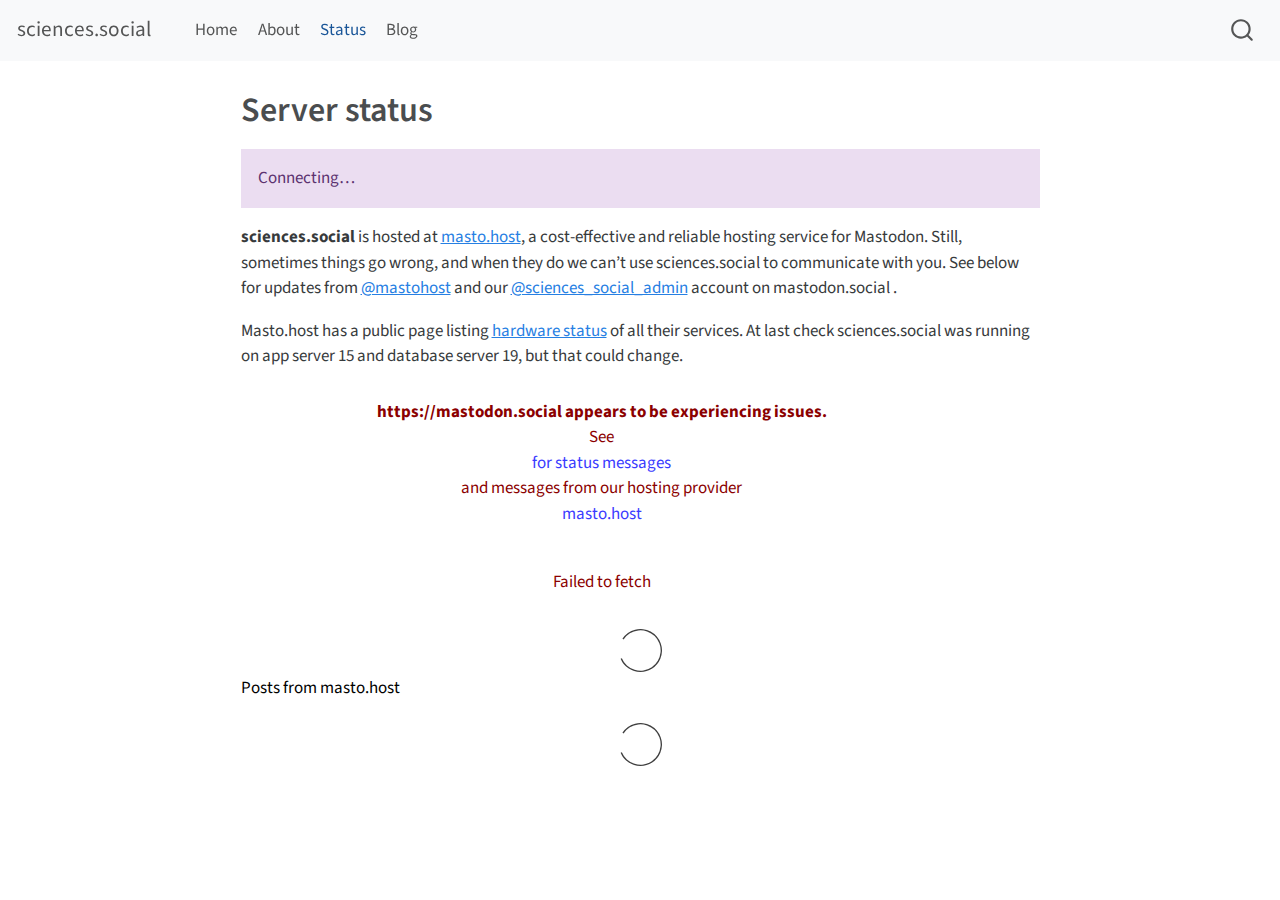
<file: status.html>
<!DOCTYPE html>
<html xmlns="http://www.w3.org/1999/xhtml" lang="en" xml:lang="en"><head>

<meta charset="utf-8">
<meta name="generator" content="quarto-1.3.353">

<meta name="viewport" content="width=device-width, initial-scale=1.0, user-scalable=yes">


<title>sciences.social - Server status</title>
<style>
code{white-space: pre-wrap;}
span.smallcaps{font-variant: small-caps;}
div.columns{display: flex; gap: min(4vw, 1.5em);}
div.column{flex: auto; overflow-x: auto;}
div.hanging-indent{margin-left: 1.5em; text-indent: -1.5em;}
ul.task-list{list-style: none;}
ul.task-list li input[type="checkbox"] {
  width: 0.8em;
  margin: 0 0.8em 0.2em -1em; /* quarto-specific, see https://github.com/quarto-dev/quarto-cli/issues/4556 */ 
  vertical-align: middle;
}
</style>


<script src="site_libs/quarto-nav/quarto-nav.js"></script>
<script src="site_libs/quarto-nav/headroom.min.js"></script>
<script src="site_libs/clipboard/clipboard.min.js"></script>
<script src="site_libs/quarto-search/autocomplete.umd.js"></script>
<script src="site_libs/quarto-search/fuse.min.js"></script>
<script src="site_libs/quarto-search/quarto-search.js"></script>
<meta name="quarto:offset" content="./">
<script src="site_libs/quarto-html/quarto.js"></script>
<script src="site_libs/quarto-html/popper.min.js"></script>
<script src="site_libs/quarto-html/tippy.umd.min.js"></script>
<script src="site_libs/quarto-html/anchor.min.js"></script>
<link href="site_libs/quarto-html/tippy.css" rel="stylesheet">
<link href="site_libs/quarto-html/quarto-syntax-highlighting.css" rel="stylesheet" id="quarto-text-highlighting-styles">
<script src="site_libs/bootstrap/bootstrap.min.js"></script>
<link href="site_libs/bootstrap/bootstrap-icons.css" rel="stylesheet">
<link href="site_libs/bootstrap/bootstrap.min.css" rel="stylesheet" id="quarto-bootstrap" data-mode="light">
<script id="quarto-search-options" type="application/json">{
  "location": "navbar",
  "copy-button": false,
  "collapse-after": 3,
  "panel-placement": "end",
  "type": "overlay",
  "limit": 20,
  "language": {
    "search-no-results-text": "No results",
    "search-matching-documents-text": "matching documents",
    "search-copy-link-title": "Copy link to search",
    "search-hide-matches-text": "Hide additional matches",
    "search-more-match-text": "more match in this document",
    "search-more-matches-text": "more matches in this document",
    "search-clear-button-title": "Clear",
    "search-detached-cancel-button-title": "Cancel",
    "search-submit-button-title": "Submit"
  }
}</script>


<link rel="stylesheet" href="styles.css">
</head>

<body class="nav-fixed fullcontent">

<div id="quarto-search-results"></div>
  <header id="quarto-header" class="headroom fixed-top">
    <nav class="navbar navbar-expand-lg navbar-dark ">
      <div class="navbar-container container-fluid">
      <div class="navbar-brand-container">
    <a class="navbar-brand" href="./index.html">
    <span class="navbar-title">sciences.social</span>
    </a>
  </div>
            <div id="quarto-search" class="" title="Search"></div>
          <button class="navbar-toggler" type="button" data-bs-toggle="collapse" data-bs-target="#navbarCollapse" aria-controls="navbarCollapse" aria-expanded="false" aria-label="Toggle navigation" onclick="if (window.quartoToggleHeadroom) { window.quartoToggleHeadroom(); }">
  <span class="navbar-toggler-icon"></span>
</button>
          <div class="collapse navbar-collapse" id="navbarCollapse">
            <ul class="navbar-nav navbar-nav-scroll me-auto">
  <li class="nav-item">
    <a class="nav-link" href="./index.html" rel="" target="">
 <span class="menu-text">Home</span></a>
  </li>  
  <li class="nav-item">
    <a class="nav-link" href="./about.html" rel="" target="">
 <span class="menu-text">About</span></a>
  </li>  
  <li class="nav-item">
    <a class="nav-link active" href="./status.html" rel="" target="" aria-current="page">
 <span class="menu-text">Status</span></a>
  </li>  
  <li class="nav-item">
    <a class="nav-link" href="./blog.html" rel="" target="">
 <span class="menu-text">Blog</span></a>
  </li>  
</ul>
            <div class="quarto-navbar-tools ms-auto">
</div>
          </div> <!-- /navcollapse -->
      </div> <!-- /container-fluid -->
    </nav>
</header>
<!-- content -->
<div id="quarto-content" class="quarto-container page-columns page-rows-contents page-layout-article page-navbar">
<!-- sidebar -->
<!-- margin-sidebar -->
    
<!-- main -->
<main class="content" id="quarto-document-content">

<header id="title-block-header" class="quarto-title-block default">
<div class="quarto-title">
<h1 class="title">Server status</h1>
</div>



<div class="quarto-title-meta">

    
  
    
  </div>
  

</header>

<link rel="stylesheet" href="mastodon-timeline.css"> <!-- <div class-"alert alert-danger">Uncomment and replace this text to add banner.</div> -->
<div id="server-status" class="alert alert-info">
Connecting…
</div>
<p><strong>sciences.social</strong> is hosted at <a href="https://masto.host">masto.host</a>, a cost-effective and reliable hosting service for Mastodon. Still, sometimes things go wrong, and when they do we can’t use sciences.social to communicate with you. See below for updates from <a href="https://mastodon.social/@mastohost"><span class="citation" data-cites="mastohost">@mastohost</span></a> and our <a href="https://mastodon.social/@sciences_social_admin"><span class="citation" data-cites="sciences_social_admin">@sciences_social_admin</span></a> account on mastodon.social .</p>
<p>Masto.host has a public page listing <a href="https://status.masto.host/">hardware status</a> of all their services. At last check sciences.social was running on app server 15 and database server 19, but that could change.</p>
<div class="mt-container">
<div id="mt-error">

</div>
<div class="mt-timeline">
<div id="mt-body" class="mt-body" role="feed">
<div class="loading-spinner">

</div>
</div>
</div>
<script src="mastodon-timeline.js"></script>
<script src="activity.js"></script>
</div>
<div class="mt-container">
<p style="color:var(--content-text)">
Posts from masto.host
</p>
<div class="mt-timeline">
<div id="mt-masto" class="mt-body" role="feed">
<div class="loading-spinner">

</div>
</div>
</div>
</div>
<script>
window.addEventListener("load", () => {

  const adminTimeline = new MastodonApi({
    container_body_id: "mt-body",
    error_elem_id: "mt-error",
    spinner_class: "loading-spinner",
    default_theme: "auto",
    instance_url: "https://mastodon.social",
    timeline_type: "profile",
    user_id: "111203165606723779",
    profile_name: "sciences_social_admin",
    hashtag_name: "",
    toots_limit: "3",
    hide_unlisted: true,
    hide_reblog: false,
    hide_replies: false,
    hide_preview_link: false,
    markdown_blockquote: false,
    hide_counter_bar: true,
    text_max_lines: "0",
    link_see_more: "See more",
  });

  const mastoTimeline = new MastodonApi({
    container_body_id: "mt-masto",
    error_elem_id: "mt-error",
    spinner_class: "loading-spinner",
    default_theme: "auto",
    instance_url: "https://mastodon.social",
    timeline_type: "profile",
    user_id: "317637",
    profile_name: "mastohost",
    hashtag_name: "",
    toots_limit: "25",
    hide_unlisted: true,
    hide_reblog: true,
    hide_replies: true,
    hide_preview_link: false,
    hide_emojos: false,
    markdown_blockquote: false,
    hide_counter_bar: true,
    text_max_lines: "0",
    link_see_more: "See more",
  });
});
</script>



</main> <!-- /main -->
<script id="quarto-html-after-body" type="application/javascript">
window.document.addEventListener("DOMContentLoaded", function (event) {
  const toggleBodyColorMode = (bsSheetEl) => {
    const mode = bsSheetEl.getAttribute("data-mode");
    const bodyEl = window.document.querySelector("body");
    if (mode === "dark") {
      bodyEl.classList.add("quarto-dark");
      bodyEl.classList.remove("quarto-light");
    } else {
      bodyEl.classList.add("quarto-light");
      bodyEl.classList.remove("quarto-dark");
    }
  }
  const toggleBodyColorPrimary = () => {
    const bsSheetEl = window.document.querySelector("link#quarto-bootstrap");
    if (bsSheetEl) {
      toggleBodyColorMode(bsSheetEl);
    }
  }
  toggleBodyColorPrimary();  
  const icon = "";
  const anchorJS = new window.AnchorJS();
  anchorJS.options = {
    placement: 'right',
    icon: icon
  };
  anchorJS.add('.anchored');
  const isCodeAnnotation = (el) => {
    for (const clz of el.classList) {
      if (clz.startsWith('code-annotation-')) {                     
        return true;
      }
    }
    return false;
  }
  const clipboard = new window.ClipboardJS('.code-copy-button', {
    text: function(trigger) {
      const codeEl = trigger.previousElementSibling.cloneNode(true);
      for (const childEl of codeEl.children) {
        if (isCodeAnnotation(childEl)) {
          childEl.remove();
        }
      }
      return codeEl.innerText;
    }
  });
  clipboard.on('success', function(e) {
    // button target
    const button = e.trigger;
    // don't keep focus
    button.blur();
    // flash "checked"
    button.classList.add('code-copy-button-checked');
    var currentTitle = button.getAttribute("title");
    button.setAttribute("title", "Copied!");
    let tooltip;
    if (window.bootstrap) {
      button.setAttribute("data-bs-toggle", "tooltip");
      button.setAttribute("data-bs-placement", "left");
      button.setAttribute("data-bs-title", "Copied!");
      tooltip = new bootstrap.Tooltip(button, 
        { trigger: "manual", 
          customClass: "code-copy-button-tooltip",
          offset: [0, -8]});
      tooltip.show();    
    }
    setTimeout(function() {
      if (tooltip) {
        tooltip.hide();
        button.removeAttribute("data-bs-title");
        button.removeAttribute("data-bs-toggle");
        button.removeAttribute("data-bs-placement");
      }
      button.setAttribute("title", currentTitle);
      button.classList.remove('code-copy-button-checked');
    }, 1000);
    // clear code selection
    e.clearSelection();
  });
  function tippyHover(el, contentFn) {
    const config = {
      allowHTML: true,
      content: contentFn,
      maxWidth: 500,
      delay: 100,
      arrow: false,
      appendTo: function(el) {
          return el.parentElement;
      },
      interactive: true,
      interactiveBorder: 10,
      theme: 'quarto',
      placement: 'bottom-start'
    };
    window.tippy(el, config); 
  }
  const noterefs = window.document.querySelectorAll('a[role="doc-noteref"]');
  for (var i=0; i<noterefs.length; i++) {
    const ref = noterefs[i];
    tippyHover(ref, function() {
      // use id or data attribute instead here
      let href = ref.getAttribute('data-footnote-href') || ref.getAttribute('href');
      try { href = new URL(href).hash; } catch {}
      const id = href.replace(/^#\/?/, "");
      const note = window.document.getElementById(id);
      return note.innerHTML;
    });
  }
      let selectedAnnoteEl;
      const selectorForAnnotation = ( cell, annotation) => {
        let cellAttr = 'data-code-cell="' + cell + '"';
        let lineAttr = 'data-code-annotation="' +  annotation + '"';
        const selector = 'span[' + cellAttr + '][' + lineAttr + ']';
        return selector;
      }
      const selectCodeLines = (annoteEl) => {
        const doc = window.document;
        const targetCell = annoteEl.getAttribute("data-target-cell");
        const targetAnnotation = annoteEl.getAttribute("data-target-annotation");
        const annoteSpan = window.document.querySelector(selectorForAnnotation(targetCell, targetAnnotation));
        const lines = annoteSpan.getAttribute("data-code-lines").split(",");
        const lineIds = lines.map((line) => {
          return targetCell + "-" + line;
        })
        let top = null;
        let height = null;
        let parent = null;
        if (lineIds.length > 0) {
            //compute the position of the single el (top and bottom and make a div)
            const el = window.document.getElementById(lineIds[0]);
            top = el.offsetTop;
            height = el.offsetHeight;
            parent = el.parentElement.parentElement;
          if (lineIds.length > 1) {
            const lastEl = window.document.getElementById(lineIds[lineIds.length - 1]);
            const bottom = lastEl.offsetTop + lastEl.offsetHeight;
            height = bottom - top;
          }
          if (top !== null && height !== null && parent !== null) {
            // cook up a div (if necessary) and position it 
            let div = window.document.getElementById("code-annotation-line-highlight");
            if (div === null) {
              div = window.document.createElement("div");
              div.setAttribute("id", "code-annotation-line-highlight");
              div.style.position = 'absolute';
              parent.appendChild(div);
            }
            div.style.top = top - 2 + "px";
            div.style.height = height + 4 + "px";
            let gutterDiv = window.document.getElementById("code-annotation-line-highlight-gutter");
            if (gutterDiv === null) {
              gutterDiv = window.document.createElement("div");
              gutterDiv.setAttribute("id", "code-annotation-line-highlight-gutter");
              gutterDiv.style.position = 'absolute';
              const codeCell = window.document.getElementById(targetCell);
              const gutter = codeCell.querySelector('.code-annotation-gutter');
              gutter.appendChild(gutterDiv);
            }
            gutterDiv.style.top = top - 2 + "px";
            gutterDiv.style.height = height + 4 + "px";
          }
          selectedAnnoteEl = annoteEl;
        }
      };
      const unselectCodeLines = () => {
        const elementsIds = ["code-annotation-line-highlight", "code-annotation-line-highlight-gutter"];
        elementsIds.forEach((elId) => {
          const div = window.document.getElementById(elId);
          if (div) {
            div.remove();
          }
        });
        selectedAnnoteEl = undefined;
      };
      // Attach click handler to the DT
      const annoteDls = window.document.querySelectorAll('dt[data-target-cell]');
      for (const annoteDlNode of annoteDls) {
        annoteDlNode.addEventListener('click', (event) => {
          const clickedEl = event.target;
          if (clickedEl !== selectedAnnoteEl) {
            unselectCodeLines();
            const activeEl = window.document.querySelector('dt[data-target-cell].code-annotation-active');
            if (activeEl) {
              activeEl.classList.remove('code-annotation-active');
            }
            selectCodeLines(clickedEl);
            clickedEl.classList.add('code-annotation-active');
          } else {
            // Unselect the line
            unselectCodeLines();
            clickedEl.classList.remove('code-annotation-active');
          }
        });
      }
  const findCites = (el) => {
    const parentEl = el.parentElement;
    if (parentEl) {
      const cites = parentEl.dataset.cites;
      if (cites) {
        return {
          el,
          cites: cites.split(' ')
        };
      } else {
        return findCites(el.parentElement)
      }
    } else {
      return undefined;
    }
  };
  var bibliorefs = window.document.querySelectorAll('a[role="doc-biblioref"]');
  for (var i=0; i<bibliorefs.length; i++) {
    const ref = bibliorefs[i];
    const citeInfo = findCites(ref);
    if (citeInfo) {
      tippyHover(citeInfo.el, function() {
        var popup = window.document.createElement('div');
        citeInfo.cites.forEach(function(cite) {
          var citeDiv = window.document.createElement('div');
          citeDiv.classList.add('hanging-indent');
          citeDiv.classList.add('csl-entry');
          var biblioDiv = window.document.getElementById('ref-' + cite);
          if (biblioDiv) {
            citeDiv.innerHTML = biblioDiv.innerHTML;
          }
          popup.appendChild(citeDiv);
        });
        return popup.innerHTML;
      });
    }
  }
});
</script>
</div> <!-- /content -->



</body></html>
</file>
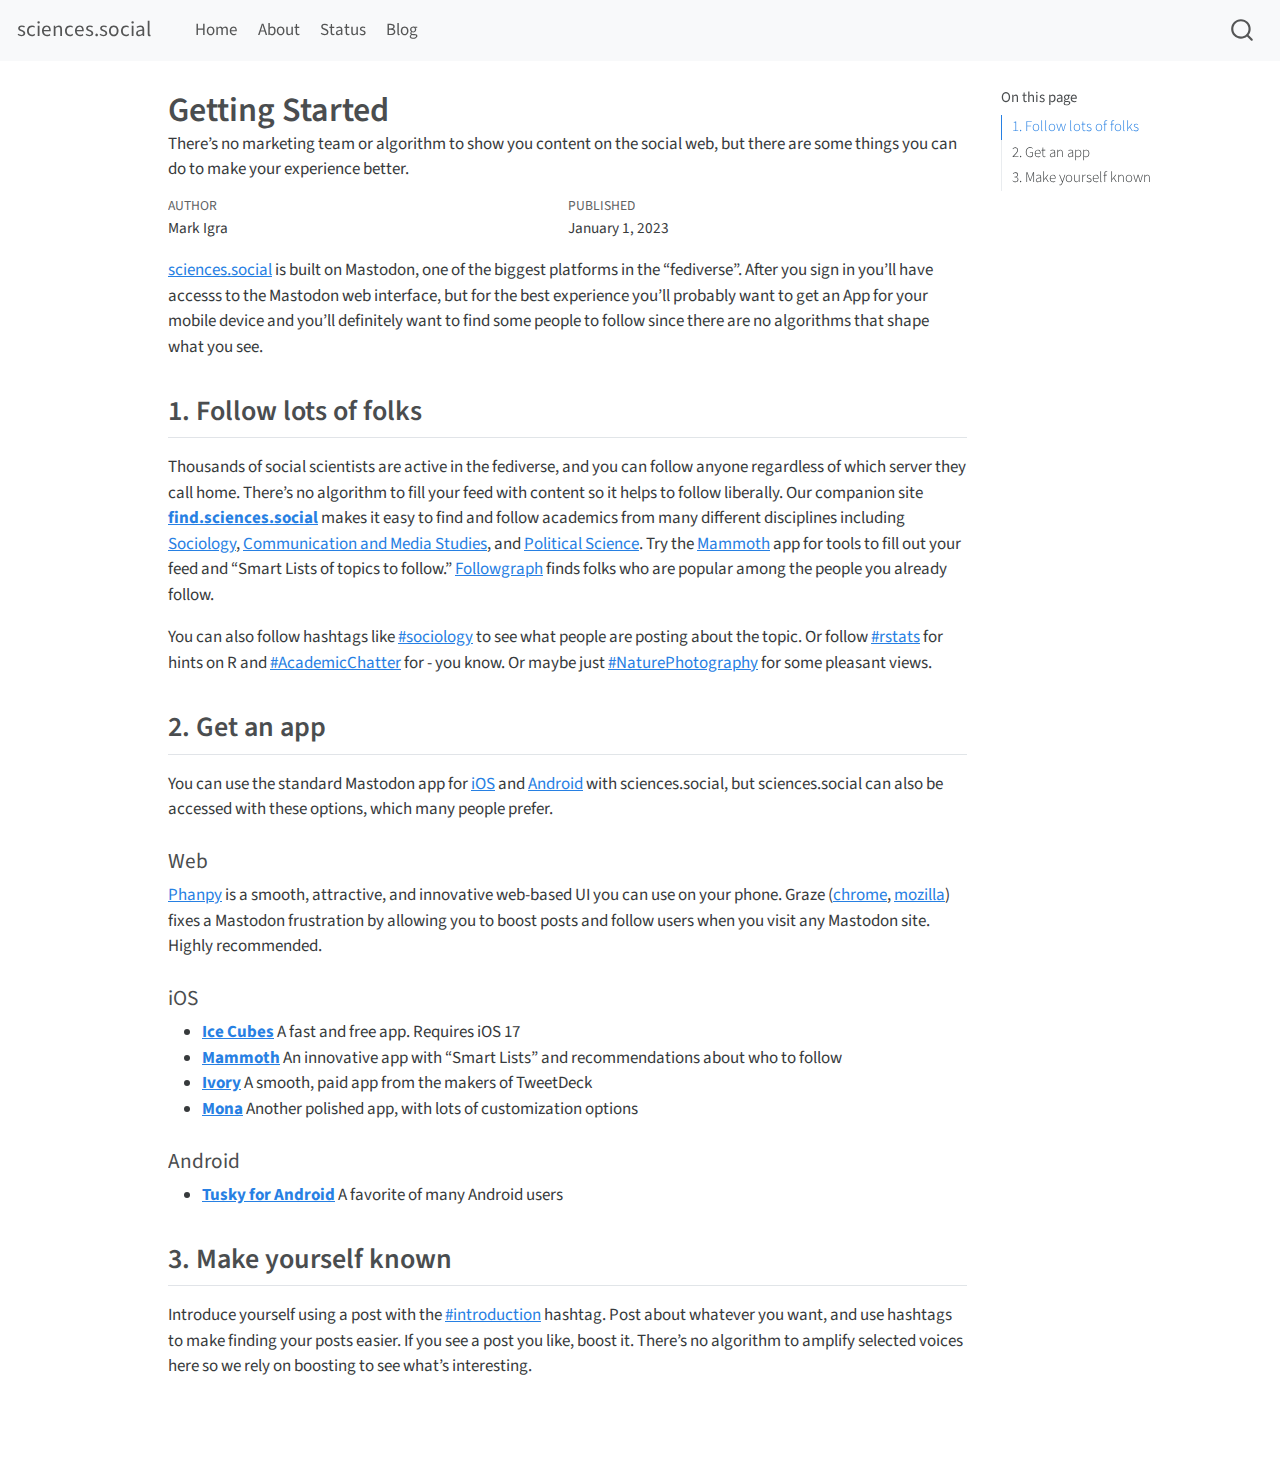
<file: blog/getting_started.html>
<!DOCTYPE html>
<html xmlns="http://www.w3.org/1999/xhtml" lang="en" xml:lang="en"><head>

<meta charset="utf-8">
<meta name="generator" content="quarto-1.3.353">

<meta name="viewport" content="width=device-width, initial-scale=1.0, user-scalable=yes">

<meta name="author" content="Mark Igra">
<meta name="dcterms.date" content="2023-01-01">
<meta name="description" content="There’s no marketing team or algorithm to show you content on the social web, but there are some things you can do to make your experience better.">

<title>sciences.social - Getting Started</title>
<style>
code{white-space: pre-wrap;}
span.smallcaps{font-variant: small-caps;}
div.columns{display: flex; gap: min(4vw, 1.5em);}
div.column{flex: auto; overflow-x: auto;}
div.hanging-indent{margin-left: 1.5em; text-indent: -1.5em;}
ul.task-list{list-style: none;}
ul.task-list li input[type="checkbox"] {
  width: 0.8em;
  margin: 0 0.8em 0.2em -1em; /* quarto-specific, see https://github.com/quarto-dev/quarto-cli/issues/4556 */ 
  vertical-align: middle;
}
</style>


<script src="../site_libs/quarto-nav/quarto-nav.js"></script>
<script src="../site_libs/quarto-nav/headroom.min.js"></script>
<script src="../site_libs/clipboard/clipboard.min.js"></script>
<script src="../site_libs/quarto-search/autocomplete.umd.js"></script>
<script src="../site_libs/quarto-search/fuse.min.js"></script>
<script src="../site_libs/quarto-search/quarto-search.js"></script>
<meta name="quarto:offset" content="../">
<script src="../site_libs/quarto-html/quarto.js"></script>
<script src="../site_libs/quarto-html/popper.min.js"></script>
<script src="../site_libs/quarto-html/tippy.umd.min.js"></script>
<script src="../site_libs/quarto-html/anchor.min.js"></script>
<link href="../site_libs/quarto-html/tippy.css" rel="stylesheet">
<link href="../site_libs/quarto-html/quarto-syntax-highlighting.css" rel="stylesheet" id="quarto-text-highlighting-styles">
<script src="../site_libs/bootstrap/bootstrap.min.js"></script>
<link href="../site_libs/bootstrap/bootstrap-icons.css" rel="stylesheet">
<link href="../site_libs/bootstrap/bootstrap.min.css" rel="stylesheet" id="quarto-bootstrap" data-mode="light">
<script id="quarto-search-options" type="application/json">{
  "location": "navbar",
  "copy-button": false,
  "collapse-after": 3,
  "panel-placement": "end",
  "type": "overlay",
  "limit": 20,
  "language": {
    "search-no-results-text": "No results",
    "search-matching-documents-text": "matching documents",
    "search-copy-link-title": "Copy link to search",
    "search-hide-matches-text": "Hide additional matches",
    "search-more-match-text": "more match in this document",
    "search-more-matches-text": "more matches in this document",
    "search-clear-button-title": "Clear",
    "search-detached-cancel-button-title": "Cancel",
    "search-submit-button-title": "Submit"
  }
}</script>


<link rel="stylesheet" href="../styles.css">
</head>

<body class="nav-fixed">

<div id="quarto-search-results"></div>
  <header id="quarto-header" class="headroom fixed-top">
    <nav class="navbar navbar-expand-lg navbar-dark ">
      <div class="navbar-container container-fluid">
      <div class="navbar-brand-container">
    <a class="navbar-brand" href="../index.html">
    <span class="navbar-title">sciences.social</span>
    </a>
  </div>
            <div id="quarto-search" class="" title="Search"></div>
          <button class="navbar-toggler" type="button" data-bs-toggle="collapse" data-bs-target="#navbarCollapse" aria-controls="navbarCollapse" aria-expanded="false" aria-label="Toggle navigation" onclick="if (window.quartoToggleHeadroom) { window.quartoToggleHeadroom(); }">
  <span class="navbar-toggler-icon"></span>
</button>
          <div class="collapse navbar-collapse" id="navbarCollapse">
            <ul class="navbar-nav navbar-nav-scroll me-auto">
  <li class="nav-item">
    <a class="nav-link" href="../index.html" rel="" target="">
 <span class="menu-text">Home</span></a>
  </li>  
  <li class="nav-item">
    <a class="nav-link" href="../about.html" rel="" target="">
 <span class="menu-text">About</span></a>
  </li>  
  <li class="nav-item">
    <a class="nav-link" href="../status.html" rel="" target="">
 <span class="menu-text">Status</span></a>
  </li>  
  <li class="nav-item">
    <a class="nav-link" href="../blog.html" rel="" target="">
 <span class="menu-text">Blog</span></a>
  </li>  
</ul>
            <div class="quarto-navbar-tools ms-auto">
</div>
          </div> <!-- /navcollapse -->
      </div> <!-- /container-fluid -->
    </nav>
</header>
<!-- content -->
<div id="quarto-content" class="quarto-container page-columns page-rows-contents page-layout-article page-navbar">
<!-- sidebar -->
<!-- margin-sidebar -->
    <div id="quarto-margin-sidebar" class="sidebar margin-sidebar">
        <nav id="TOC" role="doc-toc" class="toc-active">
    <h2 id="toc-title">On this page</h2>
   
  <ul>
  <li><a href="#follow-lots-of-folks" id="toc-follow-lots-of-folks" class="nav-link active" data-scroll-target="#follow-lots-of-folks">1. Follow lots of folks</a></li>
  <li><a href="#get-an-app" id="toc-get-an-app" class="nav-link" data-scroll-target="#get-an-app">2. Get an app</a></li>
  <li><a href="#make-yourself-known" id="toc-make-yourself-known" class="nav-link" data-scroll-target="#make-yourself-known">3. Make yourself known</a></li>
  </ul>
</nav>
    </div>
<!-- main -->
<main class="content" id="quarto-document-content">

<header id="title-block-header" class="quarto-title-block default">
<div class="quarto-title">
<h1 class="title">Getting Started</h1>
</div>

<div>
  <div class="description">
    There’s no marketing team or algorithm to show you content on the social web, but there are some things you can do to make your experience better.
  </div>
</div>


<div class="quarto-title-meta">

    <div>
    <div class="quarto-title-meta-heading">Author</div>
    <div class="quarto-title-meta-contents">
             <p>Mark Igra </p>
          </div>
  </div>
    
    <div>
    <div class="quarto-title-meta-heading">Published</div>
    <div class="quarto-title-meta-contents">
      <p class="date">January 1, 2023</p>
    </div>
  </div>
  
    
  </div>
  

</header>

<p><a href="https://sciences.social">sciences.social</a> is built on Mastodon, one of the biggest platforms in the “fediverse”. After you sign in you’ll have accesss to the Mastodon web interface, but for the best experience you’ll probably want to get an App for your mobile device and you’ll definitely want to find some people to follow since there are no algorithms that shape what you see.</p>
<section id="follow-lots-of-folks" class="level2">
<h2 class="anchored" data-anchor-id="follow-lots-of-folks">1. Follow lots of folks</h2>
<p>Thousands of social scientists are active in the fediverse, and you can follow anyone regardless of which server they call home. There’s no algorithm to fill your feed with content so it helps to follow liberally. Our companion site <strong><a href="https://find.sciences.social">find.sciences.social</a></strong> makes it easy to find and follow academics from many different disciplines including <a href="https://find.sciences.social/search?field=sociology">Sociology</a>, <a href="https://find.sciences.social/search?q=&amp;field=communication-and-media-studies">Communication and Media Studies</a>, and <a href="https://find.sciences.social/search?q=&amp;field=political-scientists">Political Science</a>. Try the <a href="https://getmammoth.app">Mammoth</a> app for tools to fill out your feed and “Smart Lists of topics to follow.” <a href="https://followgraph.vercel.app/">Followgraph</a> finds folks who are popular among the people you already follow.</p>
<p>You can also follow hashtags like <a href="https://sciences.social/tags/sociology">#sociology</a> to see what people are posting about the topic. Or follow <a href="https://sciences.social/tags/rstats">#rstats</a> for hints on R and <a href="https://sciences.social/tags/academicchatter">#AcademicChatter</a> for - you know. Or maybe just <a href="https://sciences.social/tags/naturephotography">#NaturePhotography</a> for some pleasant views.</p>
</section>
<section id="get-an-app" class="level2">
<h2 class="anchored" data-anchor-id="get-an-app">2. Get an app</h2>
<p>You can use the standard Mastodon app for <a href="https://apps.apple.com/us/app/mastodon-for-iphone/id1571998974">iOS</a> and <a href="https://play.google.com/store/apps/details?id=org.joinmastodon.android">Android</a> with sciences.social, but sciences.social can also be accessed with these options, which many people prefer.</p>
<section id="web" class="level4">
<h4 class="anchored" data-anchor-id="web">Web</h4>
<p><a href="https://phanpy.social">Phanpy</a> is a smooth, attractive, and innovative web-based UI you can use on your phone. Graze (<a href="https://chrome.google.com/webstore/detail/graze-for-mastodon/epocinhmkcnjfjobnglchpbncndobblj">chrome</a>, <a href="https://addons.mozilla.org/en-US/firefox/addon/graze/?utm_source=addons.mozilla.org&amp;utm_medium=referral&amp;utm_content=search">mozilla</a>) fixes a Mastodon frustration by allowing you to boost posts and follow users when you visit any Mastodon site. Highly recommended.</p>
</section>
<section id="ios" class="level4">
<h4 class="anchored" data-anchor-id="ios">iOS</h4>
<ul>
<li><strong><a href="https://apps.apple.com/us/app/ice-cubes-for-mastodon/id6444915884">Ice Cubes</a></strong> A fast and free app. Requires iOS 17</li>
<li><strong><a href="https://getmammoth.app">Mammoth</a></strong> An innovative app with “Smart Lists” and recommendations about who to follow</li>
<li><strong><a href="https://apps.apple.com/us/app/ivory-for-mastodon-by-tapbots/id6444602274">Ivory</a></strong> A smooth, paid app from the makers of TweetDeck</li>
<li><strong><a href="https://apps.apple.com/us/app/mona-for-mastodon/id1659154653">Mona</a></strong> Another polished app, with lots of customization options</li>
</ul>
</section>
<section id="android" class="level4">
<h4 class="anchored" data-anchor-id="android">Android</h4>
<ul>
<li><strong><a href="https://play.google.com/store/apps/details?id=com.keylesspalace.tusky">Tusky for Android</a></strong> A favorite of many Android users</li>
</ul>
</section>
</section>
<section id="make-yourself-known" class="level2">
<h2 class="anchored" data-anchor-id="make-yourself-known">3. Make yourself known</h2>
<p>Introduce yourself using a post with the <a href="../tags/introduction">#introduction</a> hashtag. Post about whatever you want, and use hashtags to make finding your posts easier. If you see a post you like, boost it. There’s no algorithm to amplify selected voices here so we rely on boosting to see what’s interesting.</p>


</section>

</main> <!-- /main -->
<script id="quarto-html-after-body" type="application/javascript">
window.document.addEventListener("DOMContentLoaded", function (event) {
  const toggleBodyColorMode = (bsSheetEl) => {
    const mode = bsSheetEl.getAttribute("data-mode");
    const bodyEl = window.document.querySelector("body");
    if (mode === "dark") {
      bodyEl.classList.add("quarto-dark");
      bodyEl.classList.remove("quarto-light");
    } else {
      bodyEl.classList.add("quarto-light");
      bodyEl.classList.remove("quarto-dark");
    }
  }
  const toggleBodyColorPrimary = () => {
    const bsSheetEl = window.document.querySelector("link#quarto-bootstrap");
    if (bsSheetEl) {
      toggleBodyColorMode(bsSheetEl);
    }
  }
  toggleBodyColorPrimary();  
  const icon = "";
  const anchorJS = new window.AnchorJS();
  anchorJS.options = {
    placement: 'right',
    icon: icon
  };
  anchorJS.add('.anchored');
  const isCodeAnnotation = (el) => {
    for (const clz of el.classList) {
      if (clz.startsWith('code-annotation-')) {                     
        return true;
      }
    }
    return false;
  }
  const clipboard = new window.ClipboardJS('.code-copy-button', {
    text: function(trigger) {
      const codeEl = trigger.previousElementSibling.cloneNode(true);
      for (const childEl of codeEl.children) {
        if (isCodeAnnotation(childEl)) {
          childEl.remove();
        }
      }
      return codeEl.innerText;
    }
  });
  clipboard.on('success', function(e) {
    // button target
    const button = e.trigger;
    // don't keep focus
    button.blur();
    // flash "checked"
    button.classList.add('code-copy-button-checked');
    var currentTitle = button.getAttribute("title");
    button.setAttribute("title", "Copied!");
    let tooltip;
    if (window.bootstrap) {
      button.setAttribute("data-bs-toggle", "tooltip");
      button.setAttribute("data-bs-placement", "left");
      button.setAttribute("data-bs-title", "Copied!");
      tooltip = new bootstrap.Tooltip(button, 
        { trigger: "manual", 
          customClass: "code-copy-button-tooltip",
          offset: [0, -8]});
      tooltip.show();    
    }
    setTimeout(function() {
      if (tooltip) {
        tooltip.hide();
        button.removeAttribute("data-bs-title");
        button.removeAttribute("data-bs-toggle");
        button.removeAttribute("data-bs-placement");
      }
      button.setAttribute("title", currentTitle);
      button.classList.remove('code-copy-button-checked');
    }, 1000);
    // clear code selection
    e.clearSelection();
  });
  function tippyHover(el, contentFn) {
    const config = {
      allowHTML: true,
      content: contentFn,
      maxWidth: 500,
      delay: 100,
      arrow: false,
      appendTo: function(el) {
          return el.parentElement;
      },
      interactive: true,
      interactiveBorder: 10,
      theme: 'quarto',
      placement: 'bottom-start'
    };
    window.tippy(el, config); 
  }
  const noterefs = window.document.querySelectorAll('a[role="doc-noteref"]');
  for (var i=0; i<noterefs.length; i++) {
    const ref = noterefs[i];
    tippyHover(ref, function() {
      // use id or data attribute instead here
      let href = ref.getAttribute('data-footnote-href') || ref.getAttribute('href');
      try { href = new URL(href).hash; } catch {}
      const id = href.replace(/^#\/?/, "");
      const note = window.document.getElementById(id);
      return note.innerHTML;
    });
  }
      let selectedAnnoteEl;
      const selectorForAnnotation = ( cell, annotation) => {
        let cellAttr = 'data-code-cell="' + cell + '"';
        let lineAttr = 'data-code-annotation="' +  annotation + '"';
        const selector = 'span[' + cellAttr + '][' + lineAttr + ']';
        return selector;
      }
      const selectCodeLines = (annoteEl) => {
        const doc = window.document;
        const targetCell = annoteEl.getAttribute("data-target-cell");
        const targetAnnotation = annoteEl.getAttribute("data-target-annotation");
        const annoteSpan = window.document.querySelector(selectorForAnnotation(targetCell, targetAnnotation));
        const lines = annoteSpan.getAttribute("data-code-lines").split(",");
        const lineIds = lines.map((line) => {
          return targetCell + "-" + line;
        })
        let top = null;
        let height = null;
        let parent = null;
        if (lineIds.length > 0) {
            //compute the position of the single el (top and bottom and make a div)
            const el = window.document.getElementById(lineIds[0]);
            top = el.offsetTop;
            height = el.offsetHeight;
            parent = el.parentElement.parentElement;
          if (lineIds.length > 1) {
            const lastEl = window.document.getElementById(lineIds[lineIds.length - 1]);
            const bottom = lastEl.offsetTop + lastEl.offsetHeight;
            height = bottom - top;
          }
          if (top !== null && height !== null && parent !== null) {
            // cook up a div (if necessary) and position it 
            let div = window.document.getElementById("code-annotation-line-highlight");
            if (div === null) {
              div = window.document.createElement("div");
              div.setAttribute("id", "code-annotation-line-highlight");
              div.style.position = 'absolute';
              parent.appendChild(div);
            }
            div.style.top = top - 2 + "px";
            div.style.height = height + 4 + "px";
            let gutterDiv = window.document.getElementById("code-annotation-line-highlight-gutter");
            if (gutterDiv === null) {
              gutterDiv = window.document.createElement("div");
              gutterDiv.setAttribute("id", "code-annotation-line-highlight-gutter");
              gutterDiv.style.position = 'absolute';
              const codeCell = window.document.getElementById(targetCell);
              const gutter = codeCell.querySelector('.code-annotation-gutter');
              gutter.appendChild(gutterDiv);
            }
            gutterDiv.style.top = top - 2 + "px";
            gutterDiv.style.height = height + 4 + "px";
          }
          selectedAnnoteEl = annoteEl;
        }
      };
      const unselectCodeLines = () => {
        const elementsIds = ["code-annotation-line-highlight", "code-annotation-line-highlight-gutter"];
        elementsIds.forEach((elId) => {
          const div = window.document.getElementById(elId);
          if (div) {
            div.remove();
          }
        });
        selectedAnnoteEl = undefined;
      };
      // Attach click handler to the DT
      const annoteDls = window.document.querySelectorAll('dt[data-target-cell]');
      for (const annoteDlNode of annoteDls) {
        annoteDlNode.addEventListener('click', (event) => {
          const clickedEl = event.target;
          if (clickedEl !== selectedAnnoteEl) {
            unselectCodeLines();
            const activeEl = window.document.querySelector('dt[data-target-cell].code-annotation-active');
            if (activeEl) {
              activeEl.classList.remove('code-annotation-active');
            }
            selectCodeLines(clickedEl);
            clickedEl.classList.add('code-annotation-active');
          } else {
            // Unselect the line
            unselectCodeLines();
            clickedEl.classList.remove('code-annotation-active');
          }
        });
      }
  const findCites = (el) => {
    const parentEl = el.parentElement;
    if (parentEl) {
      const cites = parentEl.dataset.cites;
      if (cites) {
        return {
          el,
          cites: cites.split(' ')
        };
      } else {
        return findCites(el.parentElement)
      }
    } else {
      return undefined;
    }
  };
  var bibliorefs = window.document.querySelectorAll('a[role="doc-biblioref"]');
  for (var i=0; i<bibliorefs.length; i++) {
    const ref = bibliorefs[i];
    const citeInfo = findCites(ref);
    if (citeInfo) {
      tippyHover(citeInfo.el, function() {
        var popup = window.document.createElement('div');
        citeInfo.cites.forEach(function(cite) {
          var citeDiv = window.document.createElement('div');
          citeDiv.classList.add('hanging-indent');
          citeDiv.classList.add('csl-entry');
          var biblioDiv = window.document.getElementById('ref-' + cite);
          if (biblioDiv) {
            citeDiv.innerHTML = biblioDiv.innerHTML;
          }
          popup.appendChild(citeDiv);
        });
        return popup.innerHTML;
      });
    }
  }
});
</script>
</div> <!-- /content -->



</body></html>
</file>
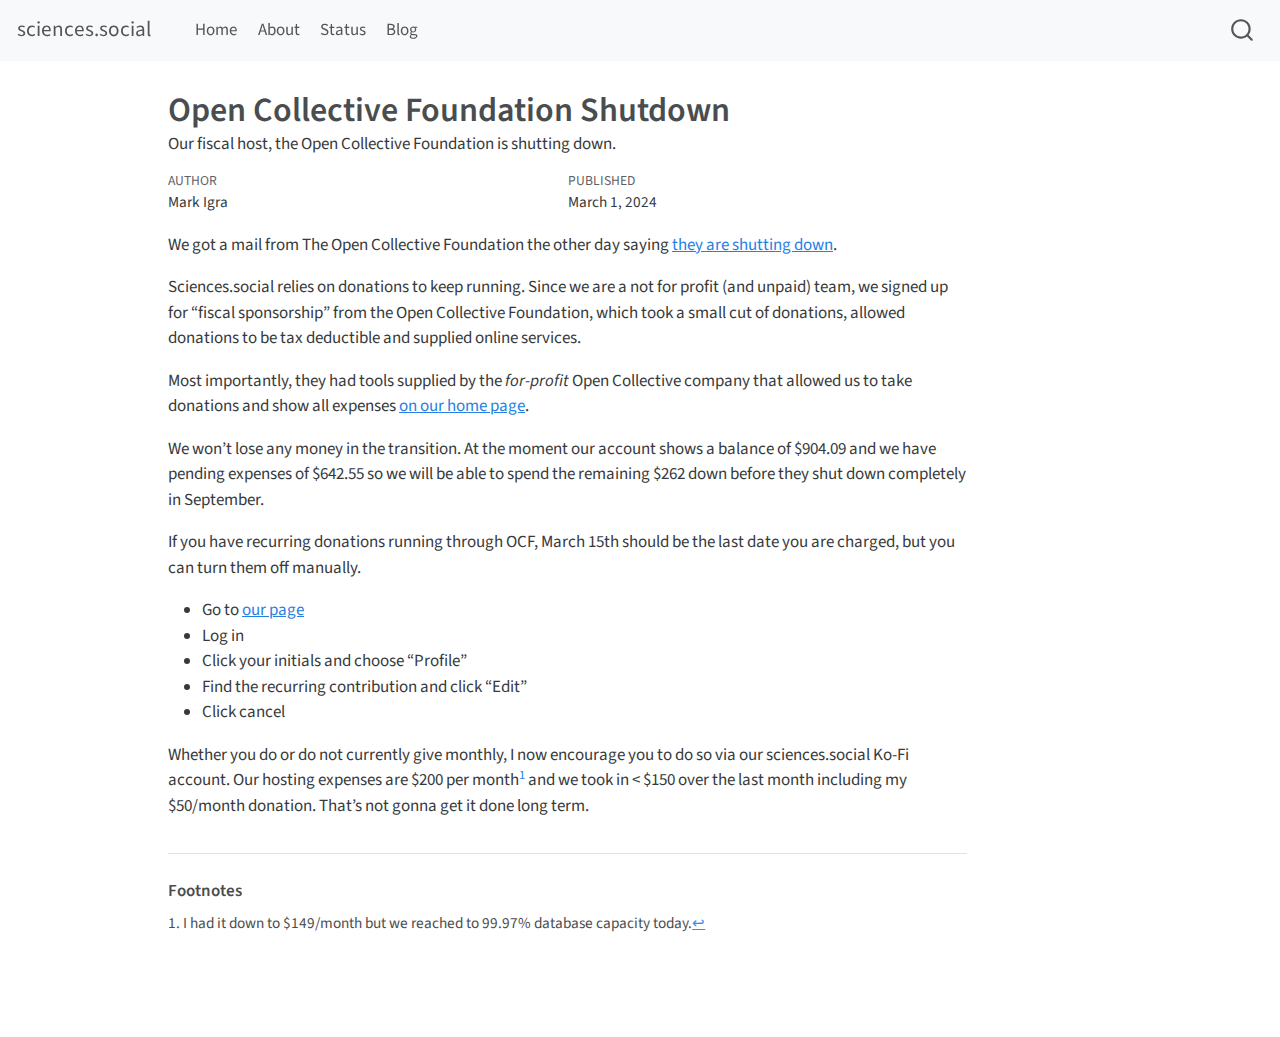
<file: blog/ocf-shutdown.html>
<!DOCTYPE html>
<html xmlns="http://www.w3.org/1999/xhtml" lang="en" xml:lang="en"><head>

<meta charset="utf-8">
<meta name="generator" content="quarto-1.3.353">

<meta name="viewport" content="width=device-width, initial-scale=1.0, user-scalable=yes">

<meta name="author" content="Mark Igra">
<meta name="dcterms.date" content="2024-03-01">
<meta name="description" content="Our fiscal host, the Open Collective Foundation is shutting down.">

<title>sciences.social - Open Collective Foundation Shutdown</title>
<style>
code{white-space: pre-wrap;}
span.smallcaps{font-variant: small-caps;}
div.columns{display: flex; gap: min(4vw, 1.5em);}
div.column{flex: auto; overflow-x: auto;}
div.hanging-indent{margin-left: 1.5em; text-indent: -1.5em;}
ul.task-list{list-style: none;}
ul.task-list li input[type="checkbox"] {
  width: 0.8em;
  margin: 0 0.8em 0.2em -1em; /* quarto-specific, see https://github.com/quarto-dev/quarto-cli/issues/4556 */ 
  vertical-align: middle;
}
</style>


<script src="../site_libs/quarto-nav/quarto-nav.js"></script>
<script src="../site_libs/quarto-nav/headroom.min.js"></script>
<script src="../site_libs/clipboard/clipboard.min.js"></script>
<script src="../site_libs/quarto-search/autocomplete.umd.js"></script>
<script src="../site_libs/quarto-search/fuse.min.js"></script>
<script src="../site_libs/quarto-search/quarto-search.js"></script>
<meta name="quarto:offset" content="../">
<script src="../site_libs/quarto-html/quarto.js"></script>
<script src="../site_libs/quarto-html/popper.min.js"></script>
<script src="../site_libs/quarto-html/tippy.umd.min.js"></script>
<script src="../site_libs/quarto-html/anchor.min.js"></script>
<link href="../site_libs/quarto-html/tippy.css" rel="stylesheet">
<link href="../site_libs/quarto-html/quarto-syntax-highlighting.css" rel="stylesheet" id="quarto-text-highlighting-styles">
<script src="../site_libs/bootstrap/bootstrap.min.js"></script>
<link href="../site_libs/bootstrap/bootstrap-icons.css" rel="stylesheet">
<link href="../site_libs/bootstrap/bootstrap.min.css" rel="stylesheet" id="quarto-bootstrap" data-mode="light">
<script id="quarto-search-options" type="application/json">{
  "location": "navbar",
  "copy-button": false,
  "collapse-after": 3,
  "panel-placement": "end",
  "type": "overlay",
  "limit": 20,
  "language": {
    "search-no-results-text": "No results",
    "search-matching-documents-text": "matching documents",
    "search-copy-link-title": "Copy link to search",
    "search-hide-matches-text": "Hide additional matches",
    "search-more-match-text": "more match in this document",
    "search-more-matches-text": "more matches in this document",
    "search-clear-button-title": "Clear",
    "search-detached-cancel-button-title": "Cancel",
    "search-submit-button-title": "Submit"
  }
}</script>


<link rel="stylesheet" href="../styles.css">
</head>

<body class="nav-fixed">

<div id="quarto-search-results"></div>
  <header id="quarto-header" class="headroom fixed-top">
    <nav class="navbar navbar-expand-lg navbar-dark ">
      <div class="navbar-container container-fluid">
      <div class="navbar-brand-container">
    <a class="navbar-brand" href="../index.html">
    <span class="navbar-title">sciences.social</span>
    </a>
  </div>
            <div id="quarto-search" class="" title="Search"></div>
          <button class="navbar-toggler" type="button" data-bs-toggle="collapse" data-bs-target="#navbarCollapse" aria-controls="navbarCollapse" aria-expanded="false" aria-label="Toggle navigation" onclick="if (window.quartoToggleHeadroom) { window.quartoToggleHeadroom(); }">
  <span class="navbar-toggler-icon"></span>
</button>
          <div class="collapse navbar-collapse" id="navbarCollapse">
            <ul class="navbar-nav navbar-nav-scroll me-auto">
  <li class="nav-item">
    <a class="nav-link" href="../index.html" rel="" target="">
 <span class="menu-text">Home</span></a>
  </li>  
  <li class="nav-item">
    <a class="nav-link" href="../about.html" rel="" target="">
 <span class="menu-text">About</span></a>
  </li>  
  <li class="nav-item">
    <a class="nav-link" href="../status.html" rel="" target="">
 <span class="menu-text">Status</span></a>
  </li>  
  <li class="nav-item">
    <a class="nav-link" href="../blog.html" rel="" target="">
 <span class="menu-text">Blog</span></a>
  </li>  
</ul>
            <div class="quarto-navbar-tools ms-auto">
</div>
          </div> <!-- /navcollapse -->
      </div> <!-- /container-fluid -->
    </nav>
</header>
<!-- content -->
<div id="quarto-content" class="quarto-container page-columns page-rows-contents page-layout-article page-navbar">
<!-- sidebar -->
<!-- margin-sidebar -->
    <div id="quarto-margin-sidebar" class="sidebar margin-sidebar">
        
    </div>
<!-- main -->
<main class="content" id="quarto-document-content">

<header id="title-block-header" class="quarto-title-block default">
<div class="quarto-title">
<h1 class="title">Open Collective Foundation Shutdown</h1>
</div>

<div>
  <div class="description">
    Our fiscal host, the Open Collective Foundation is shutting down.
  </div>
</div>


<div class="quarto-title-meta">

    <div>
    <div class="quarto-title-meta-heading">Author</div>
    <div class="quarto-title-meta-contents">
             <p>Mark Igra </p>
          </div>
  </div>
    
    <div>
    <div class="quarto-title-meta-heading">Published</div>
    <div class="quarto-title-meta-contents">
      <p class="date">March 1, 2024</p>
    </div>
  </div>
  
    
  </div>
  

</header>

<p>We got a mail from The Open Collective Foundation the other day saying <a href="https://docs.google.com/document/d/1odj1zfwqZgIyGOeBhv5QZxYHn422VOMdo32i3T3CPps/edit">they are shutting down</a>.</p>
<p>Sciences.social relies on donations to keep running. Since we are a not for profit (and unpaid) team, we signed up for “fiscal sponsorship” from the Open Collective Foundation, which took a small cut of donations, allowed donations to be tax deductible and supplied online services.</p>
<p>Most importantly, they had tools supplied by the <em>for-profit</em> Open Collective company that allowed us to take donations and show all expenses <a href="https://opencollective.com/sciences-social">on our home page</a>.</p>
<p>We won’t lose any money in the transition. At the moment our account shows a balance of $904.09 and we have pending expenses of $642.55 so we will be able to spend the remaining $262 down before they shut down completely in September.</p>
<p>If you have recurring donations running through OCF, March 15th should be the last date you are charged, but you can turn them off manually.</p>
<ul>
<li>Go to <a href="https://opencollective.com/sciences-social">our page</a></li>
<li>Log in</li>
<li>Click your initials and choose “Profile”</li>
<li>Find the recurring contribution and click “Edit”</li>
<li>Click cancel</li>
</ul>
<p>Whether you do or do not currently give monthly, I now encourage you to do so via our sciences.social Ko-Fi account. Our hosting expenses are $200 per month<a href="#fn1" class="footnote-ref" id="fnref1" role="doc-noteref"><sup>1</sup></a> and we took in &lt; $150 over the last month including my $50/month donation. That’s not gonna get it done long term.</p>
<script type="text/javascript" src="https://storage.ko-fi.com/cdn/widget/Widget_2.js"></script>
<script type="text/javascript">kofiwidget2.init('Donate on Ko-fi', '#277fe3', 'Q5Q2GBAKW');kofiwidget2.draw();</script>




<div id="quarto-appendix" class="default"><section id="footnotes" class="footnotes footnotes-end-of-document" role="doc-endnotes"><h2 class="anchored quarto-appendix-heading">Footnotes</h2>

<ol>
<li id="fn1"><p>I had it down to $149/month but we reached to 99.97% database capacity today.<a href="#fnref1" class="footnote-back" role="doc-backlink">↩︎</a></p></li>
</ol>
</section></div></main> <!-- /main -->
<script id="quarto-html-after-body" type="application/javascript">
window.document.addEventListener("DOMContentLoaded", function (event) {
  const toggleBodyColorMode = (bsSheetEl) => {
    const mode = bsSheetEl.getAttribute("data-mode");
    const bodyEl = window.document.querySelector("body");
    if (mode === "dark") {
      bodyEl.classList.add("quarto-dark");
      bodyEl.classList.remove("quarto-light");
    } else {
      bodyEl.classList.add("quarto-light");
      bodyEl.classList.remove("quarto-dark");
    }
  }
  const toggleBodyColorPrimary = () => {
    const bsSheetEl = window.document.querySelector("link#quarto-bootstrap");
    if (bsSheetEl) {
      toggleBodyColorMode(bsSheetEl);
    }
  }
  toggleBodyColorPrimary();  
  const icon = "";
  const anchorJS = new window.AnchorJS();
  anchorJS.options = {
    placement: 'right',
    icon: icon
  };
  anchorJS.add('.anchored');
  const isCodeAnnotation = (el) => {
    for (const clz of el.classList) {
      if (clz.startsWith('code-annotation-')) {                     
        return true;
      }
    }
    return false;
  }
  const clipboard = new window.ClipboardJS('.code-copy-button', {
    text: function(trigger) {
      const codeEl = trigger.previousElementSibling.cloneNode(true);
      for (const childEl of codeEl.children) {
        if (isCodeAnnotation(childEl)) {
          childEl.remove();
        }
      }
      return codeEl.innerText;
    }
  });
  clipboard.on('success', function(e) {
    // button target
    const button = e.trigger;
    // don't keep focus
    button.blur();
    // flash "checked"
    button.classList.add('code-copy-button-checked');
    var currentTitle = button.getAttribute("title");
    button.setAttribute("title", "Copied!");
    let tooltip;
    if (window.bootstrap) {
      button.setAttribute("data-bs-toggle", "tooltip");
      button.setAttribute("data-bs-placement", "left");
      button.setAttribute("data-bs-title", "Copied!");
      tooltip = new bootstrap.Tooltip(button, 
        { trigger: "manual", 
          customClass: "code-copy-button-tooltip",
          offset: [0, -8]});
      tooltip.show();    
    }
    setTimeout(function() {
      if (tooltip) {
        tooltip.hide();
        button.removeAttribute("data-bs-title");
        button.removeAttribute("data-bs-toggle");
        button.removeAttribute("data-bs-placement");
      }
      button.setAttribute("title", currentTitle);
      button.classList.remove('code-copy-button-checked');
    }, 1000);
    // clear code selection
    e.clearSelection();
  });
  function tippyHover(el, contentFn) {
    const config = {
      allowHTML: true,
      content: contentFn,
      maxWidth: 500,
      delay: 100,
      arrow: false,
      appendTo: function(el) {
          return el.parentElement;
      },
      interactive: true,
      interactiveBorder: 10,
      theme: 'quarto',
      placement: 'bottom-start'
    };
    window.tippy(el, config); 
  }
  const noterefs = window.document.querySelectorAll('a[role="doc-noteref"]');
  for (var i=0; i<noterefs.length; i++) {
    const ref = noterefs[i];
    tippyHover(ref, function() {
      // use id or data attribute instead here
      let href = ref.getAttribute('data-footnote-href') || ref.getAttribute('href');
      try { href = new URL(href).hash; } catch {}
      const id = href.replace(/^#\/?/, "");
      const note = window.document.getElementById(id);
      return note.innerHTML;
    });
  }
      let selectedAnnoteEl;
      const selectorForAnnotation = ( cell, annotation) => {
        let cellAttr = 'data-code-cell="' + cell + '"';
        let lineAttr = 'data-code-annotation="' +  annotation + '"';
        const selector = 'span[' + cellAttr + '][' + lineAttr + ']';
        return selector;
      }
      const selectCodeLines = (annoteEl) => {
        const doc = window.document;
        const targetCell = annoteEl.getAttribute("data-target-cell");
        const targetAnnotation = annoteEl.getAttribute("data-target-annotation");
        const annoteSpan = window.document.querySelector(selectorForAnnotation(targetCell, targetAnnotation));
        const lines = annoteSpan.getAttribute("data-code-lines").split(",");
        const lineIds = lines.map((line) => {
          return targetCell + "-" + line;
        })
        let top = null;
        let height = null;
        let parent = null;
        if (lineIds.length > 0) {
            //compute the position of the single el (top and bottom and make a div)
            const el = window.document.getElementById(lineIds[0]);
            top = el.offsetTop;
            height = el.offsetHeight;
            parent = el.parentElement.parentElement;
          if (lineIds.length > 1) {
            const lastEl = window.document.getElementById(lineIds[lineIds.length - 1]);
            const bottom = lastEl.offsetTop + lastEl.offsetHeight;
            height = bottom - top;
          }
          if (top !== null && height !== null && parent !== null) {
            // cook up a div (if necessary) and position it 
            let div = window.document.getElementById("code-annotation-line-highlight");
            if (div === null) {
              div = window.document.createElement("div");
              div.setAttribute("id", "code-annotation-line-highlight");
              div.style.position = 'absolute';
              parent.appendChild(div);
            }
            div.style.top = top - 2 + "px";
            div.style.height = height + 4 + "px";
            let gutterDiv = window.document.getElementById("code-annotation-line-highlight-gutter");
            if (gutterDiv === null) {
              gutterDiv = window.document.createElement("div");
              gutterDiv.setAttribute("id", "code-annotation-line-highlight-gutter");
              gutterDiv.style.position = 'absolute';
              const codeCell = window.document.getElementById(targetCell);
              const gutter = codeCell.querySelector('.code-annotation-gutter');
              gutter.appendChild(gutterDiv);
            }
            gutterDiv.style.top = top - 2 + "px";
            gutterDiv.style.height = height + 4 + "px";
          }
          selectedAnnoteEl = annoteEl;
        }
      };
      const unselectCodeLines = () => {
        const elementsIds = ["code-annotation-line-highlight", "code-annotation-line-highlight-gutter"];
        elementsIds.forEach((elId) => {
          const div = window.document.getElementById(elId);
          if (div) {
            div.remove();
          }
        });
        selectedAnnoteEl = undefined;
      };
      // Attach click handler to the DT
      const annoteDls = window.document.querySelectorAll('dt[data-target-cell]');
      for (const annoteDlNode of annoteDls) {
        annoteDlNode.addEventListener('click', (event) => {
          const clickedEl = event.target;
          if (clickedEl !== selectedAnnoteEl) {
            unselectCodeLines();
            const activeEl = window.document.querySelector('dt[data-target-cell].code-annotation-active');
            if (activeEl) {
              activeEl.classList.remove('code-annotation-active');
            }
            selectCodeLines(clickedEl);
            clickedEl.classList.add('code-annotation-active');
          } else {
            // Unselect the line
            unselectCodeLines();
            clickedEl.classList.remove('code-annotation-active');
          }
        });
      }
  const findCites = (el) => {
    const parentEl = el.parentElement;
    if (parentEl) {
      const cites = parentEl.dataset.cites;
      if (cites) {
        return {
          el,
          cites: cites.split(' ')
        };
      } else {
        return findCites(el.parentElement)
      }
    } else {
      return undefined;
    }
  };
  var bibliorefs = window.document.querySelectorAll('a[role="doc-biblioref"]');
  for (var i=0; i<bibliorefs.length; i++) {
    const ref = bibliorefs[i];
    const citeInfo = findCites(ref);
    if (citeInfo) {
      tippyHover(citeInfo.el, function() {
        var popup = window.document.createElement('div');
        citeInfo.cites.forEach(function(cite) {
          var citeDiv = window.document.createElement('div');
          citeDiv.classList.add('hanging-indent');
          citeDiv.classList.add('csl-entry');
          var biblioDiv = window.document.getElementById('ref-' + cite);
          if (biblioDiv) {
            citeDiv.innerHTML = biblioDiv.innerHTML;
          }
          popup.appendChild(citeDiv);
        });
        return popup.innerHTML;
      });
    }
  }
});
</script>
</div> <!-- /content -->



</body></html>
</file>
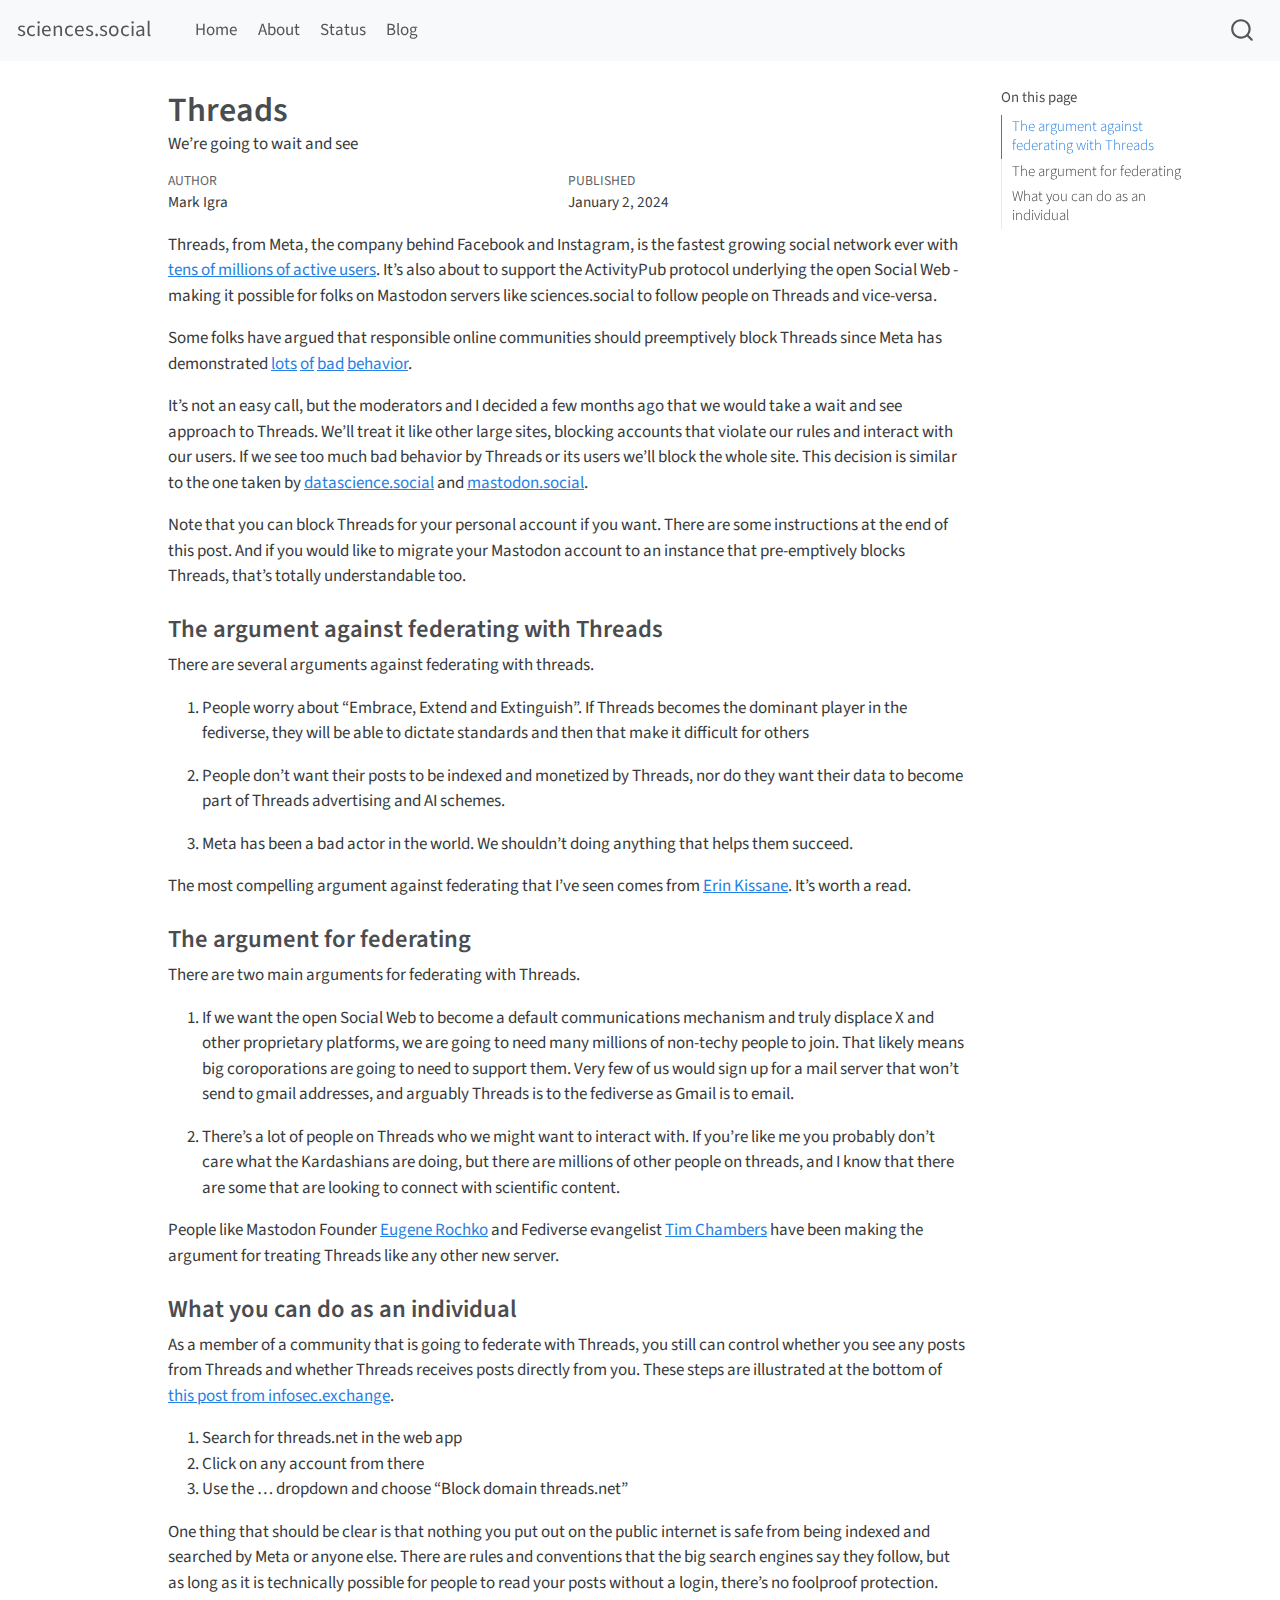
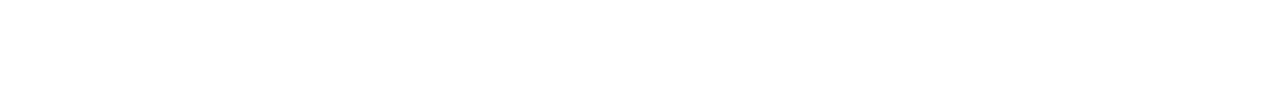
<file: blog/threads.html>
<!DOCTYPE html>
<html xmlns="http://www.w3.org/1999/xhtml" lang="en" xml:lang="en"><head>

<meta charset="utf-8">
<meta name="generator" content="quarto-1.3.353">

<meta name="viewport" content="width=device-width, initial-scale=1.0, user-scalable=yes">

<meta name="author" content="Mark Igra">
<meta name="dcterms.date" content="2024-01-02">
<meta name="description" content="We’re going to wait and see">

<title>sciences.social - Threads</title>
<style>
code{white-space: pre-wrap;}
span.smallcaps{font-variant: small-caps;}
div.columns{display: flex; gap: min(4vw, 1.5em);}
div.column{flex: auto; overflow-x: auto;}
div.hanging-indent{margin-left: 1.5em; text-indent: -1.5em;}
ul.task-list{list-style: none;}
ul.task-list li input[type="checkbox"] {
  width: 0.8em;
  margin: 0 0.8em 0.2em -1em; /* quarto-specific, see https://github.com/quarto-dev/quarto-cli/issues/4556 */ 
  vertical-align: middle;
}
</style>


<script src="../site_libs/quarto-nav/quarto-nav.js"></script>
<script src="../site_libs/quarto-nav/headroom.min.js"></script>
<script src="../site_libs/clipboard/clipboard.min.js"></script>
<script src="../site_libs/quarto-search/autocomplete.umd.js"></script>
<script src="../site_libs/quarto-search/fuse.min.js"></script>
<script src="../site_libs/quarto-search/quarto-search.js"></script>
<meta name="quarto:offset" content="../">
<script src="../site_libs/quarto-html/quarto.js"></script>
<script src="../site_libs/quarto-html/popper.min.js"></script>
<script src="../site_libs/quarto-html/tippy.umd.min.js"></script>
<script src="../site_libs/quarto-html/anchor.min.js"></script>
<link href="../site_libs/quarto-html/tippy.css" rel="stylesheet">
<link href="../site_libs/quarto-html/quarto-syntax-highlighting.css" rel="stylesheet" id="quarto-text-highlighting-styles">
<script src="../site_libs/bootstrap/bootstrap.min.js"></script>
<link href="../site_libs/bootstrap/bootstrap-icons.css" rel="stylesheet">
<link href="../site_libs/bootstrap/bootstrap.min.css" rel="stylesheet" id="quarto-bootstrap" data-mode="light">
<script id="quarto-search-options" type="application/json">{
  "location": "navbar",
  "copy-button": false,
  "collapse-after": 3,
  "panel-placement": "end",
  "type": "overlay",
  "limit": 20,
  "language": {
    "search-no-results-text": "No results",
    "search-matching-documents-text": "matching documents",
    "search-copy-link-title": "Copy link to search",
    "search-hide-matches-text": "Hide additional matches",
    "search-more-match-text": "more match in this document",
    "search-more-matches-text": "more matches in this document",
    "search-clear-button-title": "Clear",
    "search-detached-cancel-button-title": "Cancel",
    "search-submit-button-title": "Submit"
  }
}</script>


<link rel="stylesheet" href="../styles.css">
</head>

<body class="nav-fixed">

<div id="quarto-search-results"></div>
  <header id="quarto-header" class="headroom fixed-top">
    <nav class="navbar navbar-expand-lg navbar-dark ">
      <div class="navbar-container container-fluid">
      <div class="navbar-brand-container">
    <a class="navbar-brand" href="../index.html">
    <span class="navbar-title">sciences.social</span>
    </a>
  </div>
            <div id="quarto-search" class="" title="Search"></div>
          <button class="navbar-toggler" type="button" data-bs-toggle="collapse" data-bs-target="#navbarCollapse" aria-controls="navbarCollapse" aria-expanded="false" aria-label="Toggle navigation" onclick="if (window.quartoToggleHeadroom) { window.quartoToggleHeadroom(); }">
  <span class="navbar-toggler-icon"></span>
</button>
          <div class="collapse navbar-collapse" id="navbarCollapse">
            <ul class="navbar-nav navbar-nav-scroll me-auto">
  <li class="nav-item">
    <a class="nav-link" href="../index.html" rel="" target="">
 <span class="menu-text">Home</span></a>
  </li>  
  <li class="nav-item">
    <a class="nav-link" href="../about.html" rel="" target="">
 <span class="menu-text">About</span></a>
  </li>  
  <li class="nav-item">
    <a class="nav-link" href="../status.html" rel="" target="">
 <span class="menu-text">Status</span></a>
  </li>  
  <li class="nav-item">
    <a class="nav-link" href="../blog.html" rel="" target="">
 <span class="menu-text">Blog</span></a>
  </li>  
</ul>
            <div class="quarto-navbar-tools ms-auto">
</div>
          </div> <!-- /navcollapse -->
      </div> <!-- /container-fluid -->
    </nav>
</header>
<!-- content -->
<div id="quarto-content" class="quarto-container page-columns page-rows-contents page-layout-article page-navbar">
<!-- sidebar -->
<!-- margin-sidebar -->
    <div id="quarto-margin-sidebar" class="sidebar margin-sidebar">
        <nav id="TOC" role="doc-toc" class="toc-active">
    <h2 id="toc-title">On this page</h2>
   
  <ul>
  <li><a href="#the-argument-against-federating-with-threads" id="toc-the-argument-against-federating-with-threads" class="nav-link active" data-scroll-target="#the-argument-against-federating-with-threads">The argument against federating with Threads</a></li>
  <li><a href="#the-argument-for-federating" id="toc-the-argument-for-federating" class="nav-link" data-scroll-target="#the-argument-for-federating">The argument for federating</a></li>
  <li><a href="#what-you-can-do-as-an-individual" id="toc-what-you-can-do-as-an-individual" class="nav-link" data-scroll-target="#what-you-can-do-as-an-individual">What you can do as an individual</a></li>
  </ul>
</nav>
    </div>
<!-- main -->
<main class="content" id="quarto-document-content">

<header id="title-block-header" class="quarto-title-block default">
<div class="quarto-title">
<h1 class="title">Threads</h1>
</div>

<div>
  <div class="description">
    We’re going to wait and see
  </div>
</div>


<div class="quarto-title-meta">

    <div>
    <div class="quarto-title-meta-heading">Author</div>
    <div class="quarto-title-meta-contents">
             <p>Mark Igra </p>
          </div>
  </div>
    
    <div>
    <div class="quarto-title-meta-heading">Published</div>
    <div class="quarto-title-meta-contents">
      <p class="date">January 2, 2024</p>
    </div>
  </div>
  
    
  </div>
  

</header>

<p>Threads, from Meta, the company behind Facebook and Instagram, is the fastest growing social network ever with <a href="https://explodingtopics.com/blog/threads-users">tens of millions of active users</a>. It’s also about to support the ActivityPub protocol underlying the open Social Web - making it possible for folks on Mastodon servers like sciences.social to follow people on Threads and vice-versa.</p>
<p>Some folks have argued that responsible online communities should preemptively block Threads since Meta has demonstrated <a href="https://www.reuters.com/article/us-myanmar-rohingya-facebook/u-n-investigators-cite-facebook-role-in-myanmar-crisis-idUSKCN1GO2PN/">lots</a> <a href="https://www.theverge.com/2018/4/11/17225482/facebook-shadow-profiles-zuckerberg-congress-data-privacy">of</a> <a href="https://www.theguardian.com/technology/2021/apr/12/facebook-fake-engagement-whistleblower-sophie-zhang">bad</a> <a href="https://www.amnesty.org/en/latest/news/2023/10/meta-failure-contributed-to-abuses-against-tigray-ethiopia/">behavior</a>.</p>
<p>It’s not an easy call, but the moderators and I decided a few months ago that we would take a wait and see approach to Threads. We’ll treat it like other large sites, blocking accounts that violate our rules and interact with our users. If we see too much bad behavior by Threads or its users we’ll block the whole site. This decision is similar to the one taken by <a href="https://community.datasci.social/blog/2023-12-17/our-stance-on-threads/">datascience.social</a> and <a href="https://blog.joinmastodon.org/2023/07/what-to-know-about-threads/">mastodon.social</a>.</p>
<p>Note that you can block Threads for your personal account if you want. There are some instructions at the end of this post. And if you would like to migrate your Mastodon account to an instance that pre-emptively blocks Threads, that’s totally understandable too.</p>
<section id="the-argument-against-federating-with-threads" class="level3">
<h3 class="anchored" data-anchor-id="the-argument-against-federating-with-threads">The argument against federating with Threads</h3>
<p>There are several arguments against federating with threads.</p>
<ol type="1">
<li><p>People worry about “Embrace, Extend and Extinguish”. If Threads becomes the dominant player in the fediverse, they will be able to dictate standards and then that make it difficult for others</p></li>
<li><p>People don’t want their posts to be indexed and monetized by Threads, nor do they want their data to become part of Threads advertising and AI schemes.</p></li>
<li><p>Meta has been a bad actor in the world. We shouldn’t doing anything that helps them succeed.</p></li>
</ol>
<p>The most compelling argument against federating that I’ve seen comes from <a href="https://erinkissane.com/untangling-threads">Erin Kissane</a>. It’s worth a read.</p>
</section>
<section id="the-argument-for-federating" class="level3">
<h3 class="anchored" data-anchor-id="the-argument-for-federating">The argument for federating</h3>
<p>There are two main arguments for federating with Threads.</p>
<ol type="1">
<li><p>If we want the open Social Web to become a default communications mechanism and truly displace X and other proprietary platforms, we are going to need many millions of non-techy people to join. That likely means big coroporations are going to need to support them. Very few of us would sign up for a mail server that won’t send to gmail addresses, and arguably Threads is to the fediverse as Gmail is to email.</p></li>
<li><p>There’s a lot of people on Threads who we might want to interact with. If you’re like me you probably don’t care what the Kardashians are doing, but there are millions of other people on threads, and I know that there are some that are looking to connect with scientific content.</p></li>
</ol>
<p>People like Mastodon Founder <a href="https://blog.joinmastodon.org/2023/07/what-to-know-about-threads/">Eugene Rochko</a> and Fediverse evangelist <a href="https://blog.joinmastodon.org/2023/07/what-to-know-about-threads/">Tim Chambers</a> have been making the argument for treating Threads like any other new server.</p>
</section>
<section id="what-you-can-do-as-an-individual" class="level3">
<h3 class="anchored" data-anchor-id="what-you-can-do-as-an-individual">What you can do as an individual</h3>
<p>As a member of a community that is going to federate with Threads, you still can control whether you see any posts from Threads and whether Threads receives posts directly from you. These steps are illustrated at the bottom of <a href="https://blog.infosec.exchange/2023/12/27/threads-and-infosec-exchange/">this post from infosec.exchange</a>.</p>
<ol type="1">
<li>Search for threads.net in the web app</li>
<li>Click on any account from there</li>
<li>Use the … dropdown and choose “Block domain threads.net”</li>
</ol>
<p>One thing that should be clear is that nothing you put out on the public internet is safe from being indexed and searched by Meta or anyone else. There are rules and conventions that the big search engines say they follow, but as long as it is technically possible for people to read your posts without a login, there’s no foolproof protection.</p>


</section>

</main> <!-- /main -->
<script id="quarto-html-after-body" type="application/javascript">
window.document.addEventListener("DOMContentLoaded", function (event) {
  const toggleBodyColorMode = (bsSheetEl) => {
    const mode = bsSheetEl.getAttribute("data-mode");
    const bodyEl = window.document.querySelector("body");
    if (mode === "dark") {
      bodyEl.classList.add("quarto-dark");
      bodyEl.classList.remove("quarto-light");
    } else {
      bodyEl.classList.add("quarto-light");
      bodyEl.classList.remove("quarto-dark");
    }
  }
  const toggleBodyColorPrimary = () => {
    const bsSheetEl = window.document.querySelector("link#quarto-bootstrap");
    if (bsSheetEl) {
      toggleBodyColorMode(bsSheetEl);
    }
  }
  toggleBodyColorPrimary();  
  const icon = "";
  const anchorJS = new window.AnchorJS();
  anchorJS.options = {
    placement: 'right',
    icon: icon
  };
  anchorJS.add('.anchored');
  const isCodeAnnotation = (el) => {
    for (const clz of el.classList) {
      if (clz.startsWith('code-annotation-')) {                     
        return true;
      }
    }
    return false;
  }
  const clipboard = new window.ClipboardJS('.code-copy-button', {
    text: function(trigger) {
      const codeEl = trigger.previousElementSibling.cloneNode(true);
      for (const childEl of codeEl.children) {
        if (isCodeAnnotation(childEl)) {
          childEl.remove();
        }
      }
      return codeEl.innerText;
    }
  });
  clipboard.on('success', function(e) {
    // button target
    const button = e.trigger;
    // don't keep focus
    button.blur();
    // flash "checked"
    button.classList.add('code-copy-button-checked');
    var currentTitle = button.getAttribute("title");
    button.setAttribute("title", "Copied!");
    let tooltip;
    if (window.bootstrap) {
      button.setAttribute("data-bs-toggle", "tooltip");
      button.setAttribute("data-bs-placement", "left");
      button.setAttribute("data-bs-title", "Copied!");
      tooltip = new bootstrap.Tooltip(button, 
        { trigger: "manual", 
          customClass: "code-copy-button-tooltip",
          offset: [0, -8]});
      tooltip.show();    
    }
    setTimeout(function() {
      if (tooltip) {
        tooltip.hide();
        button.removeAttribute("data-bs-title");
        button.removeAttribute("data-bs-toggle");
        button.removeAttribute("data-bs-placement");
      }
      button.setAttribute("title", currentTitle);
      button.classList.remove('code-copy-button-checked');
    }, 1000);
    // clear code selection
    e.clearSelection();
  });
  function tippyHover(el, contentFn) {
    const config = {
      allowHTML: true,
      content: contentFn,
      maxWidth: 500,
      delay: 100,
      arrow: false,
      appendTo: function(el) {
          return el.parentElement;
      },
      interactive: true,
      interactiveBorder: 10,
      theme: 'quarto',
      placement: 'bottom-start'
    };
    window.tippy(el, config); 
  }
  const noterefs = window.document.querySelectorAll('a[role="doc-noteref"]');
  for (var i=0; i<noterefs.length; i++) {
    const ref = noterefs[i];
    tippyHover(ref, function() {
      // use id or data attribute instead here
      let href = ref.getAttribute('data-footnote-href') || ref.getAttribute('href');
      try { href = new URL(href).hash; } catch {}
      const id = href.replace(/^#\/?/, "");
      const note = window.document.getElementById(id);
      return note.innerHTML;
    });
  }
      let selectedAnnoteEl;
      const selectorForAnnotation = ( cell, annotation) => {
        let cellAttr = 'data-code-cell="' + cell + '"';
        let lineAttr = 'data-code-annotation="' +  annotation + '"';
        const selector = 'span[' + cellAttr + '][' + lineAttr + ']';
        return selector;
      }
      const selectCodeLines = (annoteEl) => {
        const doc = window.document;
        const targetCell = annoteEl.getAttribute("data-target-cell");
        const targetAnnotation = annoteEl.getAttribute("data-target-annotation");
        const annoteSpan = window.document.querySelector(selectorForAnnotation(targetCell, targetAnnotation));
        const lines = annoteSpan.getAttribute("data-code-lines").split(",");
        const lineIds = lines.map((line) => {
          return targetCell + "-" + line;
        })
        let top = null;
        let height = null;
        let parent = null;
        if (lineIds.length > 0) {
            //compute the position of the single el (top and bottom and make a div)
            const el = window.document.getElementById(lineIds[0]);
            top = el.offsetTop;
            height = el.offsetHeight;
            parent = el.parentElement.parentElement;
          if (lineIds.length > 1) {
            const lastEl = window.document.getElementById(lineIds[lineIds.length - 1]);
            const bottom = lastEl.offsetTop + lastEl.offsetHeight;
            height = bottom - top;
          }
          if (top !== null && height !== null && parent !== null) {
            // cook up a div (if necessary) and position it 
            let div = window.document.getElementById("code-annotation-line-highlight");
            if (div === null) {
              div = window.document.createElement("div");
              div.setAttribute("id", "code-annotation-line-highlight");
              div.style.position = 'absolute';
              parent.appendChild(div);
            }
            div.style.top = top - 2 + "px";
            div.style.height = height + 4 + "px";
            let gutterDiv = window.document.getElementById("code-annotation-line-highlight-gutter");
            if (gutterDiv === null) {
              gutterDiv = window.document.createElement("div");
              gutterDiv.setAttribute("id", "code-annotation-line-highlight-gutter");
              gutterDiv.style.position = 'absolute';
              const codeCell = window.document.getElementById(targetCell);
              const gutter = codeCell.querySelector('.code-annotation-gutter');
              gutter.appendChild(gutterDiv);
            }
            gutterDiv.style.top = top - 2 + "px";
            gutterDiv.style.height = height + 4 + "px";
          }
          selectedAnnoteEl = annoteEl;
        }
      };
      const unselectCodeLines = () => {
        const elementsIds = ["code-annotation-line-highlight", "code-annotation-line-highlight-gutter"];
        elementsIds.forEach((elId) => {
          const div = window.document.getElementById(elId);
          if (div) {
            div.remove();
          }
        });
        selectedAnnoteEl = undefined;
      };
      // Attach click handler to the DT
      const annoteDls = window.document.querySelectorAll('dt[data-target-cell]');
      for (const annoteDlNode of annoteDls) {
        annoteDlNode.addEventListener('click', (event) => {
          const clickedEl = event.target;
          if (clickedEl !== selectedAnnoteEl) {
            unselectCodeLines();
            const activeEl = window.document.querySelector('dt[data-target-cell].code-annotation-active');
            if (activeEl) {
              activeEl.classList.remove('code-annotation-active');
            }
            selectCodeLines(clickedEl);
            clickedEl.classList.add('code-annotation-active');
          } else {
            // Unselect the line
            unselectCodeLines();
            clickedEl.classList.remove('code-annotation-active');
          }
        });
      }
  const findCites = (el) => {
    const parentEl = el.parentElement;
    if (parentEl) {
      const cites = parentEl.dataset.cites;
      if (cites) {
        return {
          el,
          cites: cites.split(' ')
        };
      } else {
        return findCites(el.parentElement)
      }
    } else {
      return undefined;
    }
  };
  var bibliorefs = window.document.querySelectorAll('a[role="doc-biblioref"]');
  for (var i=0; i<bibliorefs.length; i++) {
    const ref = bibliorefs[i];
    const citeInfo = findCites(ref);
    if (citeInfo) {
      tippyHover(citeInfo.el, function() {
        var popup = window.document.createElement('div');
        citeInfo.cites.forEach(function(cite) {
          var citeDiv = window.document.createElement('div');
          citeDiv.classList.add('hanging-indent');
          citeDiv.classList.add('csl-entry');
          var biblioDiv = window.document.getElementById('ref-' + cite);
          if (biblioDiv) {
            citeDiv.innerHTML = biblioDiv.innerHTML;
          }
          popup.appendChild(citeDiv);
        });
        return popup.innerHTML;
      });
    }
  }
});
</script>
</div> <!-- /content -->



</body></html>
</file>
<file: site_libs/quarto-html/tippy.css>
.tippy-box[data-animation=fade][data-state=hidden]{opacity:0}[data-tippy-root]{max-width:calc(100vw - 10px)}.tippy-box{position:relative;background-color:#333;color:#fff;border-radius:4px;font-size:14px;line-height:1.4;white-space:normal;outline:0;transition-property:transform,visibility,opacity}.tippy-box[data-placement^=top]>.tippy-arrow{bottom:0}.tippy-box[data-placement^=top]>.tippy-arrow:before{bottom:-7px;left:0;border-width:8px 8px 0;border-top-color:initial;transform-origin:center top}.tippy-box[data-placement^=bottom]>.tippy-arrow{top:0}.tippy-box[data-placement^=bottom]>.tippy-arrow:before{top:-7px;left:0;border-width:0 8px 8px;border-bottom-color:initial;transform-origin:center bottom}.tippy-box[data-placement^=left]>.tippy-arrow{right:0}.tippy-box[data-placement^=left]>.tippy-arrow:before{border-width:8px 0 8px 8px;border-left-color:initial;right:-7px;transform-origin:center left}.tippy-box[data-placement^=right]>.tippy-arrow{left:0}.tippy-box[data-placement^=right]>.tippy-arrow:before{left:-7px;border-width:8px 8px 8px 0;border-right-color:initial;transform-origin:center right}.tippy-box[data-inertia][data-state=visible]{transition-timing-function:cubic-bezier(.54,1.5,.38,1.11)}.tippy-arrow{width:16px;height:16px;color:#333}.tippy-arrow:before{content:"";position:absolute;border-color:transparent;border-style:solid}.tippy-content{position:relative;padding:5px 9px;z-index:1}
</file>
<file: site_libs/quarto-html/quarto-syntax-highlighting.css>
/* quarto syntax highlight colors */
:root {
  --quarto-hl-ot-color: #003B4F;
  --quarto-hl-at-color: #657422;
  --quarto-hl-ss-color: #20794D;
  --quarto-hl-an-color: #5E5E5E;
  --quarto-hl-fu-color: #4758AB;
  --quarto-hl-st-color: #20794D;
  --quarto-hl-cf-color: #003B4F;
  --quarto-hl-op-color: #5E5E5E;
  --quarto-hl-er-color: #AD0000;
  --quarto-hl-bn-color: #AD0000;
  --quarto-hl-al-color: #AD0000;
  --quarto-hl-va-color: #111111;
  --quarto-hl-bu-color: inherit;
  --quarto-hl-ex-color: inherit;
  --quarto-hl-pp-color: #AD0000;
  --quarto-hl-in-color: #5E5E5E;
  --quarto-hl-vs-color: #20794D;
  --quarto-hl-wa-color: #5E5E5E;
  --quarto-hl-do-color: #5E5E5E;
  --quarto-hl-im-color: #00769E;
  --quarto-hl-ch-color: #20794D;
  --quarto-hl-dt-color: #AD0000;
  --quarto-hl-fl-color: #AD0000;
  --quarto-hl-co-color: #5E5E5E;
  --quarto-hl-cv-color: #5E5E5E;
  --quarto-hl-cn-color: #8f5902;
  --quarto-hl-sc-color: #5E5E5E;
  --quarto-hl-dv-color: #AD0000;
  --quarto-hl-kw-color: #003B4F;
}

/* other quarto variables */
:root {
  --quarto-font-monospace: SFMono-Regular, Menlo, Monaco, Consolas, "Liberation Mono", "Courier New", monospace;
}

pre > code.sourceCode > span {
  color: #003B4F;
}

code span {
  color: #003B4F;
}

code.sourceCode > span {
  color: #003B4F;
}

div.sourceCode,
div.sourceCode pre.sourceCode {
  color: #003B4F;
}

code span.ot {
  color: #003B4F;
  font-style: inherit;
}

code span.at {
  color: #657422;
  font-style: inherit;
}

code span.ss {
  color: #20794D;
  font-style: inherit;
}

code span.an {
  color: #5E5E5E;
  font-style: inherit;
}

code span.fu {
  color: #4758AB;
  font-style: inherit;
}

code span.st {
  color: #20794D;
  font-style: inherit;
}

code span.cf {
  color: #003B4F;
  font-style: inherit;
}

code span.op {
  color: #5E5E5E;
  font-style: inherit;
}

code span.er {
  color: #AD0000;
  font-style: inherit;
}

code span.bn {
  color: #AD0000;
  font-style: inherit;
}

code span.al {
  color: #AD0000;
  font-style: inherit;
}

code span.va {
  color: #111111;
  font-style: inherit;
}

code span.bu {
  font-style: inherit;
}

code span.ex {
  font-style: inherit;
}

code span.pp {
  color: #AD0000;
  font-style: inherit;
}

code span.in {
  color: #5E5E5E;
  font-style: inherit;
}

code span.vs {
  color: #20794D;
  font-style: inherit;
}

code span.wa {
  color: #5E5E5E;
  font-style: italic;
}

code span.do {
  color: #5E5E5E;
  font-style: italic;
}

code span.im {
  color: #00769E;
  font-style: inherit;
}

code span.ch {
  color: #20794D;
  font-style: inherit;
}

code span.dt {
  color: #AD0000;
  font-style: inherit;
}

code span.fl {
  color: #AD0000;
  font-style: inherit;
}

code span.co {
  color: #5E5E5E;
  font-style: inherit;
}

code span.cv {
  color: #5E5E5E;
  font-style: italic;
}

code span.cn {
  color: #8f5902;
  font-style: inherit;
}

code span.sc {
  color: #5E5E5E;
  font-style: inherit;
}

code span.dv {
  color: #AD0000;
  font-style: inherit;
}

code span.kw {
  color: #003B4F;
  font-style: inherit;
}

.prevent-inlining {
  content: "</";
}

/*# sourceMappingURL=debc5d5d77c3f9108843748ff7464032.css.map */
</file>
<file: styles.css>
/* css styles */
</file>
<file: mastodon-timeline.css>
/* Mastodon embed feed timeline v3.10.0 */
/* More info at: */
/* https://gitlab.com/idotj/mastodon-embed-feed-timeline */

/* Variables */
:root {
  --text-max-lines: none;
}

/* Theme colors */
:root,
html[data-theme="light"] {
  --bg-color: #fff;
  --bg-hover-color: #d9e1e8;
  --line-gray-color: #c0cdd9;
  --contrast-gray-color: #606984;
  --content-text: #000;
  --link-color: #3a3bff;
  --error-text-color: #8b0000;
}
html[data-theme="dark"] {
  --bg-color: #282c37;
  --bg-hover-color: #313543;
  --line-gray-color: #393f4f;
  --contrast-gray-color: #606984;
  --content-text: #fff;
  --link-color: #8c8dff;
  --error-text-color: #fe6c6c;
}

/* Main container */
.mt-container {
  overflow-y: auto;
  position: relative;
  background-color: var(--bg-color);
  scrollbar-color: var(--line-gray-color) var(--bg-color);
  scrollbar-width: thin;
}
.mt-container::-webkit-scrollbar {
  width: 0.25rem;
  height: 0.25rem;
}
.mt-container::-webkit-scrollbar-thumb {
  background-color: var(--line-gray-color);
  border: none;
  border-radius: 3rem;
}
.mt-container::-webkit-scrollbar-thumb:hover,
.mt-container::-webkit-scrollbar-thumb:active {
  background-color: var(--line-gray-color);
}
.mt-container::-webkit-scrollbar-track {
  background-color: var(--bg-color);
  border: none;
  border-radius: 0;
}
.mt-container::-webkit-scrollbar-track:hover,
.mt-container::-webkit-scrollbar-track:active,
.mt-container::-webkit-scrollbar-corner {
  background-color: var(--bg-color);
}
.mt-container a:link,
.mt-container a:active,
.mt-container a {
  text-decoration: none;
  color: var(--link-color);
}
.mt-container a:not(.mt-toot-preview):hover {
  text-decoration: underline;
}
.mt-body {
  padding: .25rem 
  white-space: pre-wrap;
  word-wrap: break-word;
}
.mt-body .invisible {
  font-size: 0;
  line-height: 0;
  display: inline-block;
  width: 0;
  height: 0;
  position: absolute;
}

/* Toot container */
.mt-toot {
  margin: 0.25rem;
  padding: 1rem 0.5rem 1.5rem 0.5rem;
  position: relative;
  min-height: 3.75rem;
  background-color: transparent;
  border-bottom: 1px solid var(--line-gray-color);
}
.mt-toot:hover,
.mt-toot:focus {
  cursor: pointer;
  background-color: var(--bg-hover-color);
}
.mt-toot p:last-child {
  margin-bottom: 0;
}

/* User avatar */
.mt-toot-avatar {
  margin-right: 0.75rem;
}
.mt-toot-avatar-standard {
  width: 2.25rem;
  height: 2.25rem;
}
.mt-toot-avatar-boosted {
  width: 3rem;
  height: 3rem;
  position: relative;
}
.mt-toot-avatar-image-big img {
  aspect-ratio: 1/1;
  width: 2.25rem;
  height: 2.25rem;
  border-radius: 0.25rem;
  overflow: hidden;
}
.mt-toot-avatar-image-small img {
  aspect-ratio: 1/1;
  width: 1.5rem;
  height: 1.5rem;
  top: 1.5rem;
  left: 1.5rem;
  position: absolute;
  border-radius: 0.25rem;
  overflow: hidden;
}

/* User name and date */
.mt-toot-header {
  display: flex;
  justify-content: space-between;
  align-items: flex-start;
  margin-bottom: 1rem;
}
.mt-toot-header-user {
  font-weight: 600;
  margin-top: 0.5rem;
  padding-right: 1rem;
}
.mt-toot-header-user > a {
  display: flex;
  align-items: flex-start;
  color: var(--content-text) !important;
  overflow-wrap: anywhere;
}
.mt-toot-header-date {
  font-size: 0.75rem;
  text-align: right;
  margin: 0.5rem 0 0 auto;
}
.mt-toot-header-date > a {
  color: var(--contrast-gray-color) !important;
}

/* Text */
.mt-toot-text {
  margin-bottom: 1rem;
  color: var(--content-text);
}
.mt-toot-text .spoiler-btn {
  display: inline-block;
}
.mt-toot-text .spoiler-text-hidden {
  display: none;
}
.mt-toot-text.truncate {
  display: -webkit-box;
  overflow: hidden;
  -webkit-line-clamp: var(--text-max-lines);
  -webkit-box-orient: vertical;
}
.mt-toot-text:not(.truncate) .ellipsis::after {
  content: "...";
}
.mt-toot-text blockquote {
  border-left: 0.25rem solid var(--line-gray-color);
  margin-left: 0;
  padding-left: 0.5rem;
}
.mt-toot-header-user .custom-emoji,
.mt-toot-text .custom-emoji {
  height: 1.5rem;
  min-width: 1.5rem;
  margin-bottom: -0.25rem;
  width: auto;
}

/* Poll */
.mt-toot-poll {
  margin-bottom: 1rem;
  color: var(--content-text);
}
.mt-toot-poll ul {
  list-style: none;
  padding: 0;
  margin: 0;
}
.mt-toot-poll ul li {
  font-size: 0.9rem;
  margin-bottom: 0.5rem;
}
.mt-toot-poll ul li:not(:last-child) {
  margin-bottom: 0.25rem;
}
.mt-toot-poll ul li:before {
  content: "◯";
  padding-right: 0.5rem;
}

/* Medias */
.mt-toot-media {
  overflow: hidden;
  margin-bottom: 1rem;
}
.mt-toot-media > .spoiler-btn {
  position: absolute;
  top: 50%;
  left: 50%;
  z-index: 1;
  transform: translate(-50%, -50%);
}
.mt-toot-media-spoiler > img {
  filter: blur(2rem);
}
.img-ratio14_7 {
  position: relative;
  padding-top: 56.95%;
  width: 100%;
}
.img-ratio14_7 > img {
  width: 100%;
  height: auto;
  position: absolute;
  top: 50%;
  left: 50%;
  transform: translate(-50%, -50%);
  text-align: center;
}

/* Preview link */
.mt-toot-preview {
  min-height: 4rem;
  display: flex;
  flex-direction: row;
  border: 1px solid var(--line-gray-color);
  border-radius: 0.5rem;
  color: var(--link-color);
  font-size: 0.8rem;
  margin: 1rem 0;
  overflow: hidden;
}
.mt-toot-preview-image {
  width: 40%;
  align-self: stretch;
}
.mt-toot-preview-image img {
  display: block;
  width: 100%;
  height: 100%;
  object-fit: cover;
}
.mt-toot-preview-noImage {
  width: 40%;
  font-size: 1.5rem;
  align-self: center;
  text-align: center;
}
.mt-toot-preview-content {
  width: 60%;
  display: flex;
  align-self: center;
  flex-direction: column;
  padding: 0.5rem 1rem;
  gap: 0.5rem;
}
.mt-toot-preview-title {
  font-weight: 600;
}

/* Spoiler button */
.spoiler-btn {
  border-radius: 2px;
  background-color: var(--line-gray-color);
  border: 0;
  color: var(--content-text);
  font-weight: 700;
  font-size: 0.7rem;
  padding: 0 0.35rem;
  text-transform: uppercase;
  line-height: 1.25rem;
  cursor: pointer;
  vertical-align: top;
}

/* Counter bar */
.mt-toot-counter-bar {
  display: flex;
  min-width: 6rem;
  max-width: 40rem;
  justify-content: space-between;
  color: var(--contrast-gray-color);
}
.mt-toot-counter-bar-replies,
.mt-toot-counter-bar-reblog,
.mt-toot-counter-bar-favorites {
  display: flex;
  font-size: 0.75rem;
  gap: 0.25rem;
  align-items: center;
  opacity: 0.5;
}
.mt-toot-counter-bar-replies > svg,
.mt-toot-counter-bar-reblog > svg,
.mt-toot-counter-bar-favorites > svg {
  width: 1rem;
  fill: var(--contrast-gray-color);
}

/* Error */
.mt-error {
  display: flex;
  flex-direction: column;
  height: calc(100% - 3.5rem);
  width: calc(100% - 4.5rem);
  justify-content: center;
  align-items: center;
  color: var(--error-text-color);
  padding: 0.75rem;
  text-align: center;
}
.mt-error-icon {
  font-size: 2rem;
}
.mt-error-message {
  padding: 1rem 0;
}
.mt-error-message hr {
  color: var(--line-gray-color);
}

/* Loading spinner */
.mt-body > .loading-spinner {
  width: 3rem;
  height: 3rem;
  margin: auto;
  top: calc(50% - 1.5rem);
  right: calc(50% - 1.5rem);
}
.loading-spinner {
  background-image: url("data:image/svg+xml;charset=utf8,%3Csvg xmlns:svg='http://www.w3.org/2000/svg' xmlns='http://www.w3.org/2000/svg' xmlns:xlink='http://www.w3.org/1999/xlink' version='1.0' viewBox='0 0 128 128' %3E%3Cg%3E%3Cpath d='M64 128A64 64 0 0 1 18.34 19.16L21.16 22a60 60 0 1 0 52.8-17.17l.62-3.95A64 64 0 0 1 64 128z' fill='%23404040'/%3E%3CanimateTransform attributeName='transform' type='rotate' from='0 64 64' to='360 64 64' dur='1000ms' repeatCount='indefinite'%3E%3C/animateTransform%3E%3C/g%3E%3C/svg%3E");
  background-repeat: no-repeat;
  background-position: center center;
  background-color: transparent;
  background-size: min(2.5rem, calc(100% - 0.5rem));
}

/* Footer (See more link) */
.mt-footer {
  margin: 1rem auto 2rem auto;
  padding: 0 2rem;
  text-align: center;
}

/* Hidden elements */
.visually-hidden {
  position: absolute !important;
  width: 1px !important;
  height: 1px !important;
  padding: 0 !important;
  margin: -1px !important;
  overflow: hidden !important;
  clip: rect(0, 0, 0, 0) !important;
  white-space: nowrap !important;
  border: 0 !important;
}
</file>
